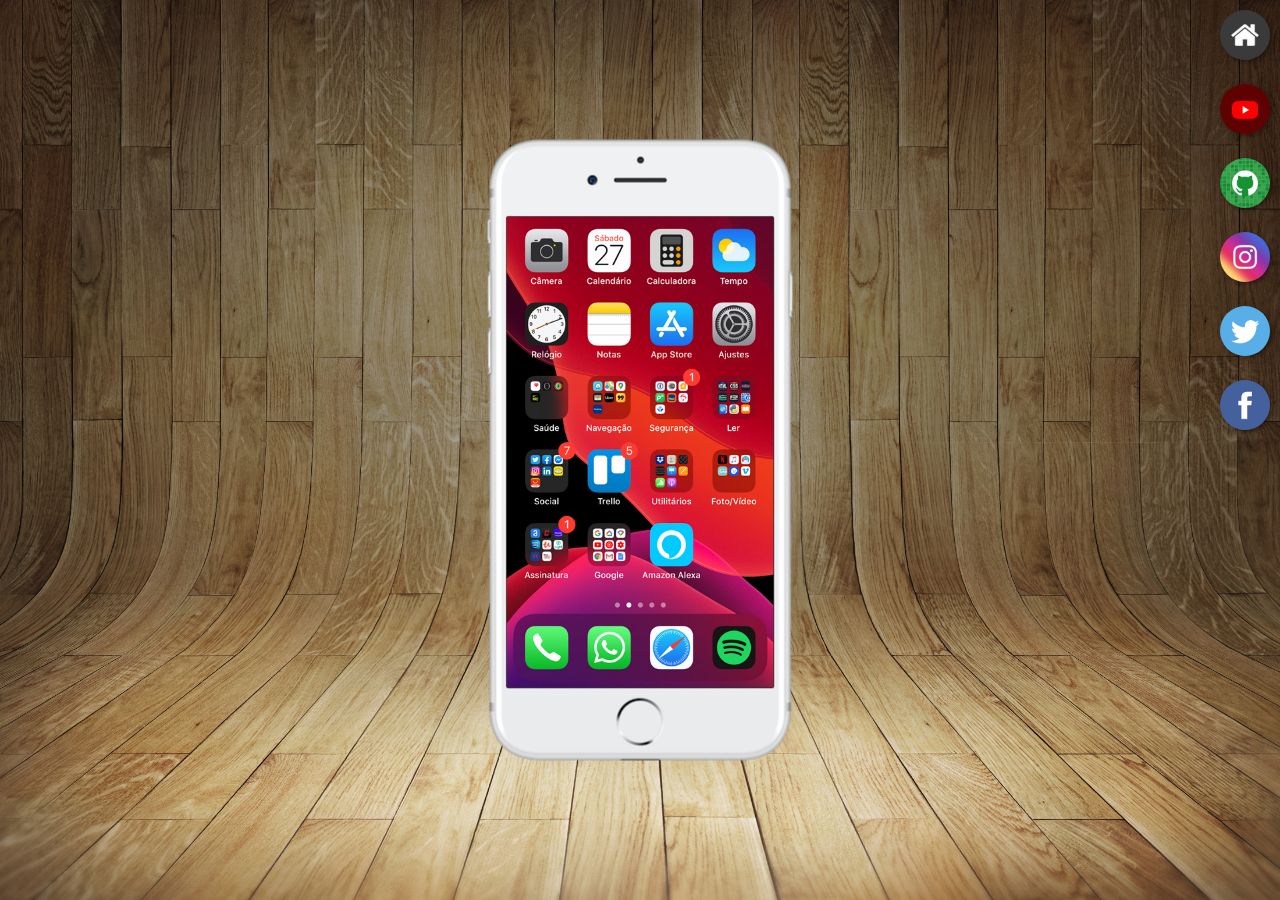
<file: index.html>
<!DOCTYPE html>
<html lang="pt-br">
<head>
    <meta charset="UTF-8">
    <meta name="viewport" content="width=device-width, initial-scale=1.0">
    <link rel="stylesheet" href="estilo/style.css">
    <title>Projeto Redes Sociais</title>
</head>
<body>
    <main>
        <section id="telefone">
            <iframe src="home.html" name="tela" id="tela" frameborder="0"></iframe>
        </section>
        <section id="redes-sociais">
            <a href="home.html" target="tela"><img src="imagens/logo-home.jpg" alt="home"></a> <br>

            <a href="youtube.html" target="tela"><img src="imagens/logo-youtube.jpg" alt="home"></a> <br>

            <a href="github.html" target="tela"><img src="imagens/logo-github.jpg" alt=""></a> <br>

            <a href="instagram.html" target="tela"><img src="imagens/logo-instagram.jpg" alt=""></a> <br>

            <a href="twitter.html" target="tela"><img src="imagens/logo-twitter.jpg" alt=""></a> <br>

            <a href="facebook.html" target="tela"><img src="imagens/logo-facebook.jpg" alt=""></a> <br>
        </section>
    </main>
</body>
</html>
</file>
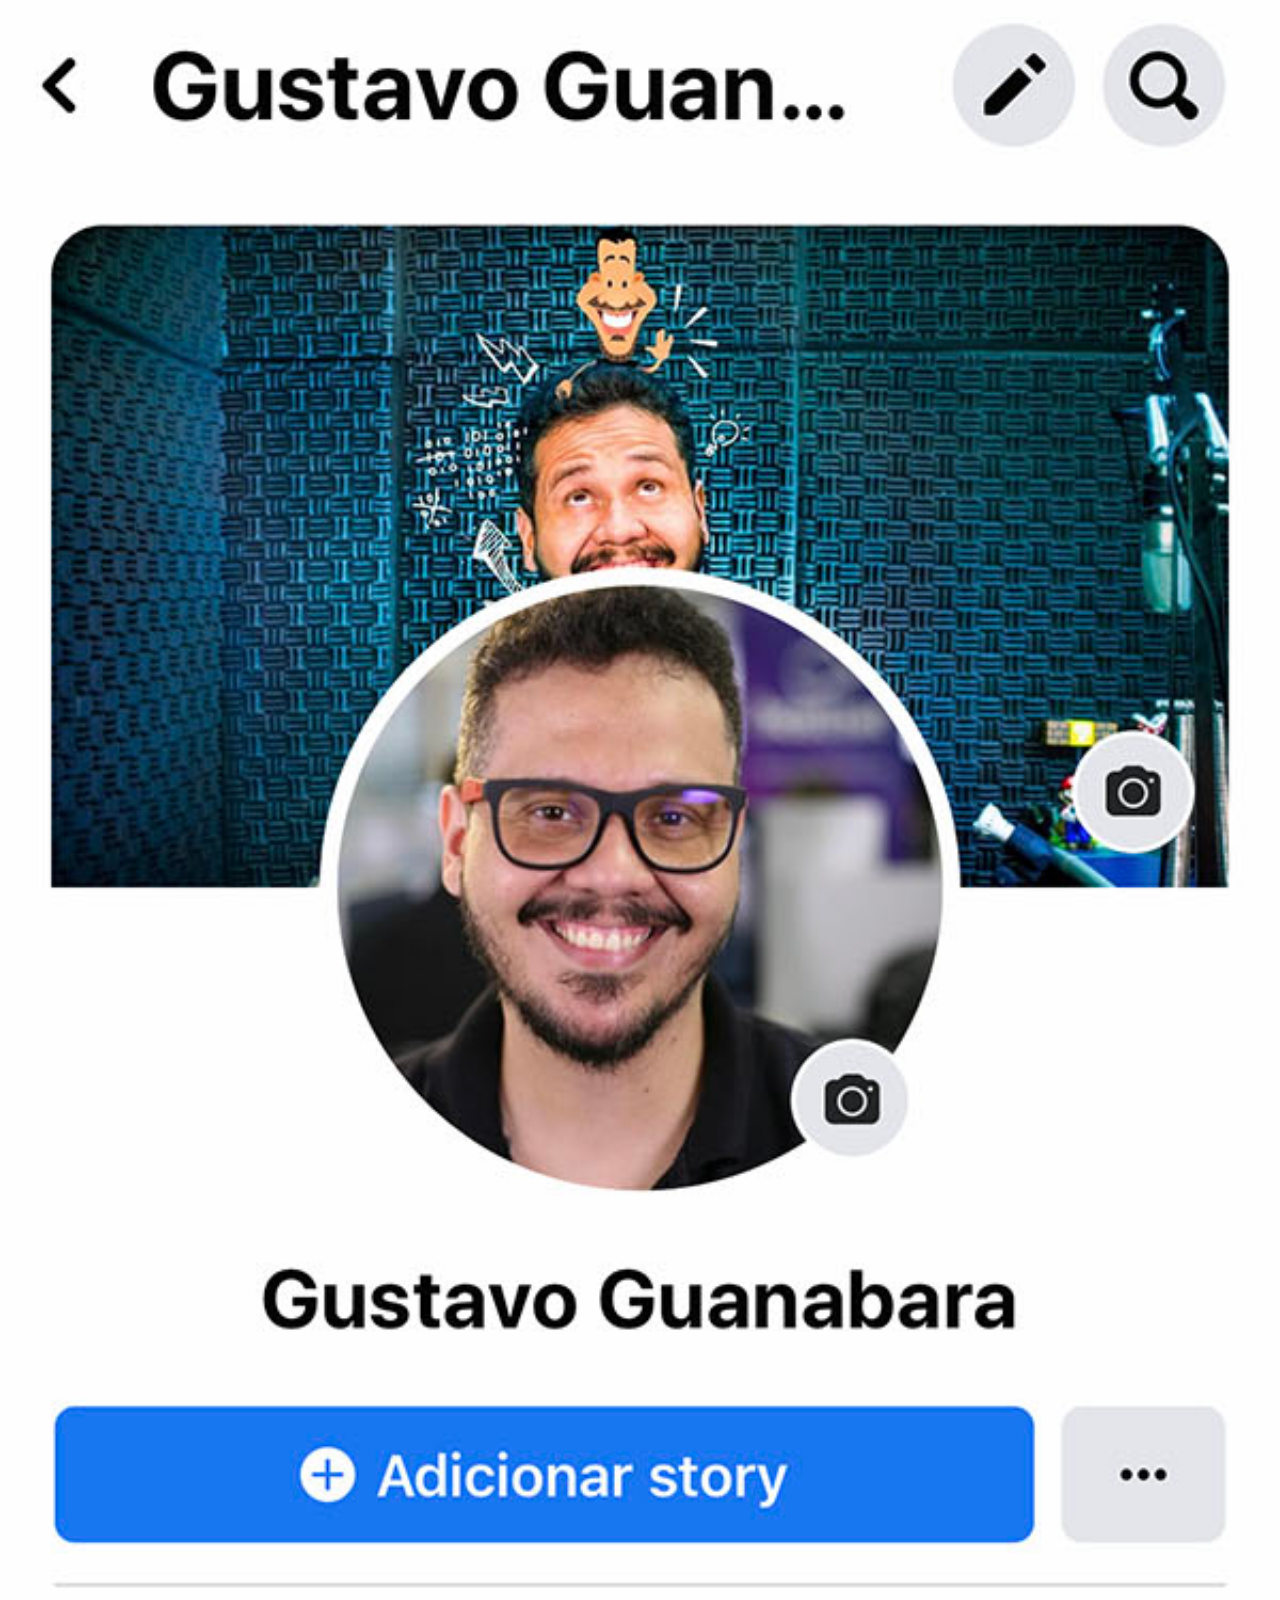
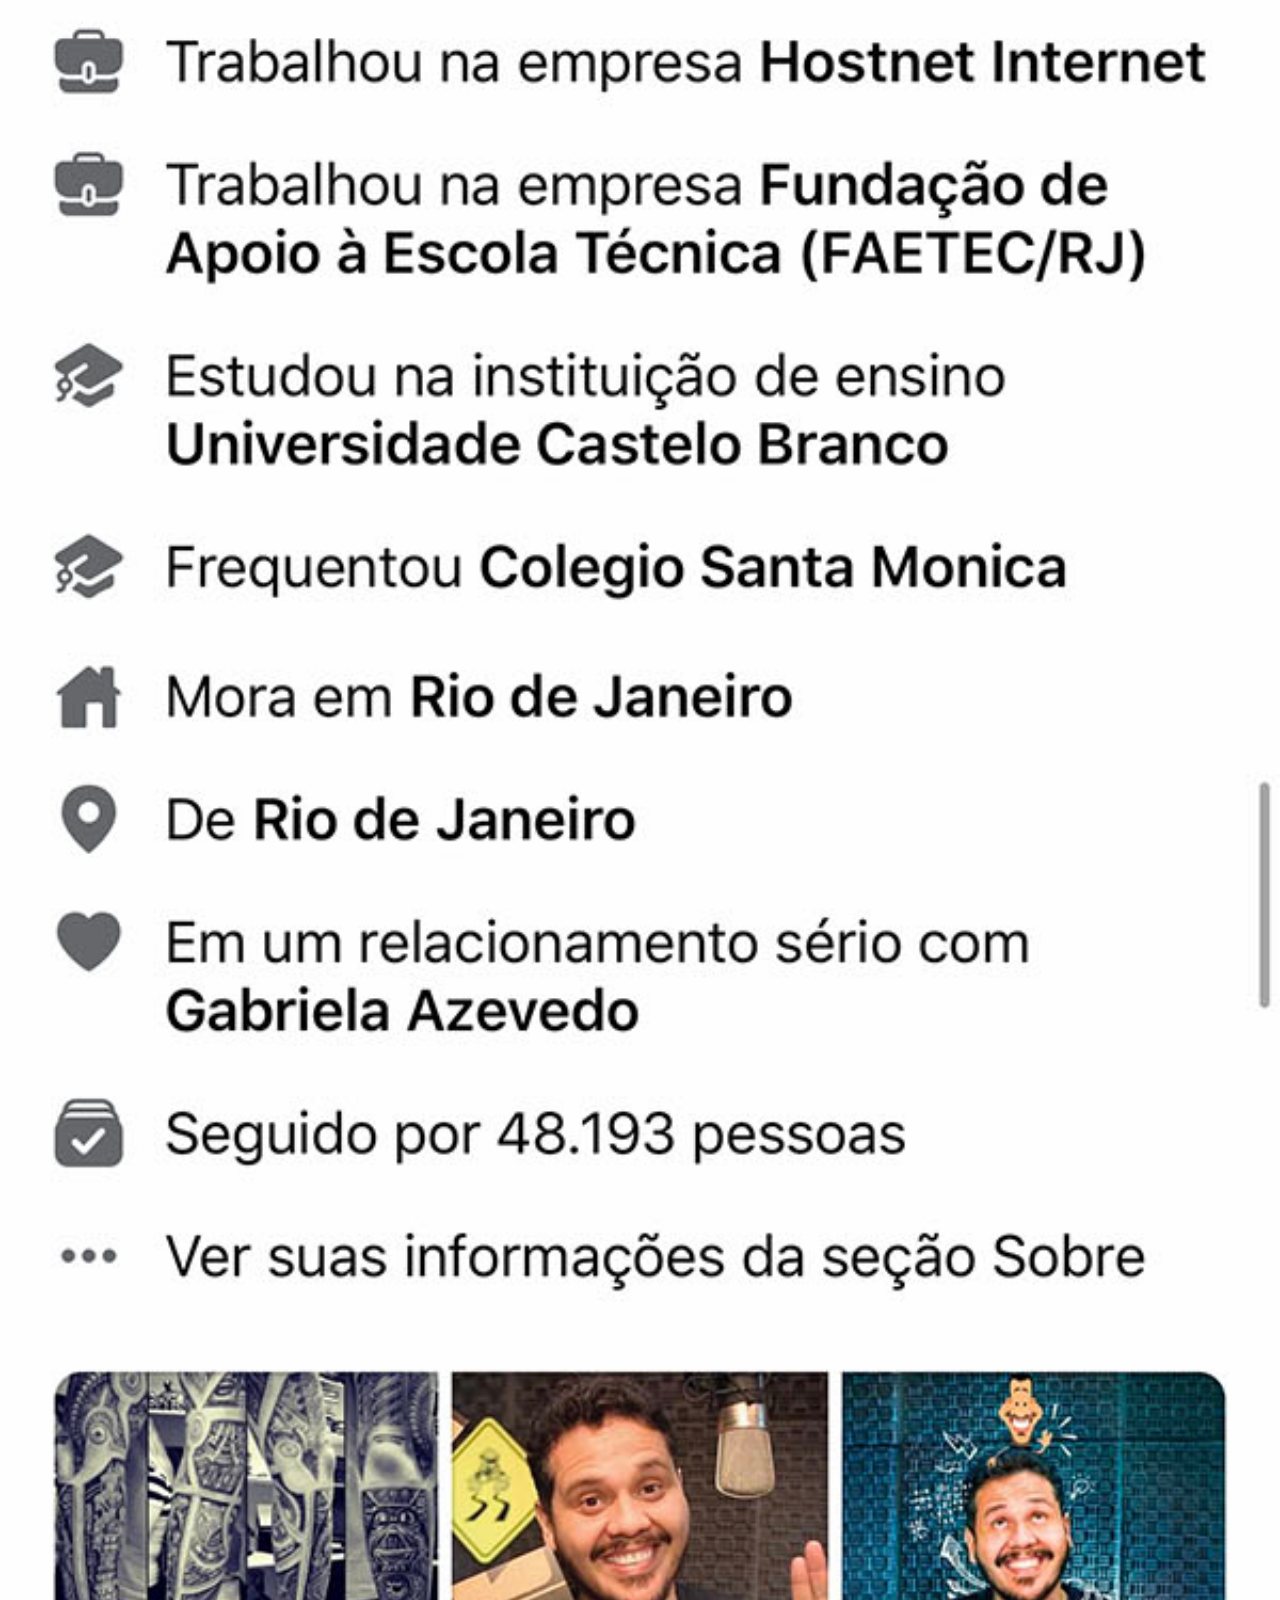
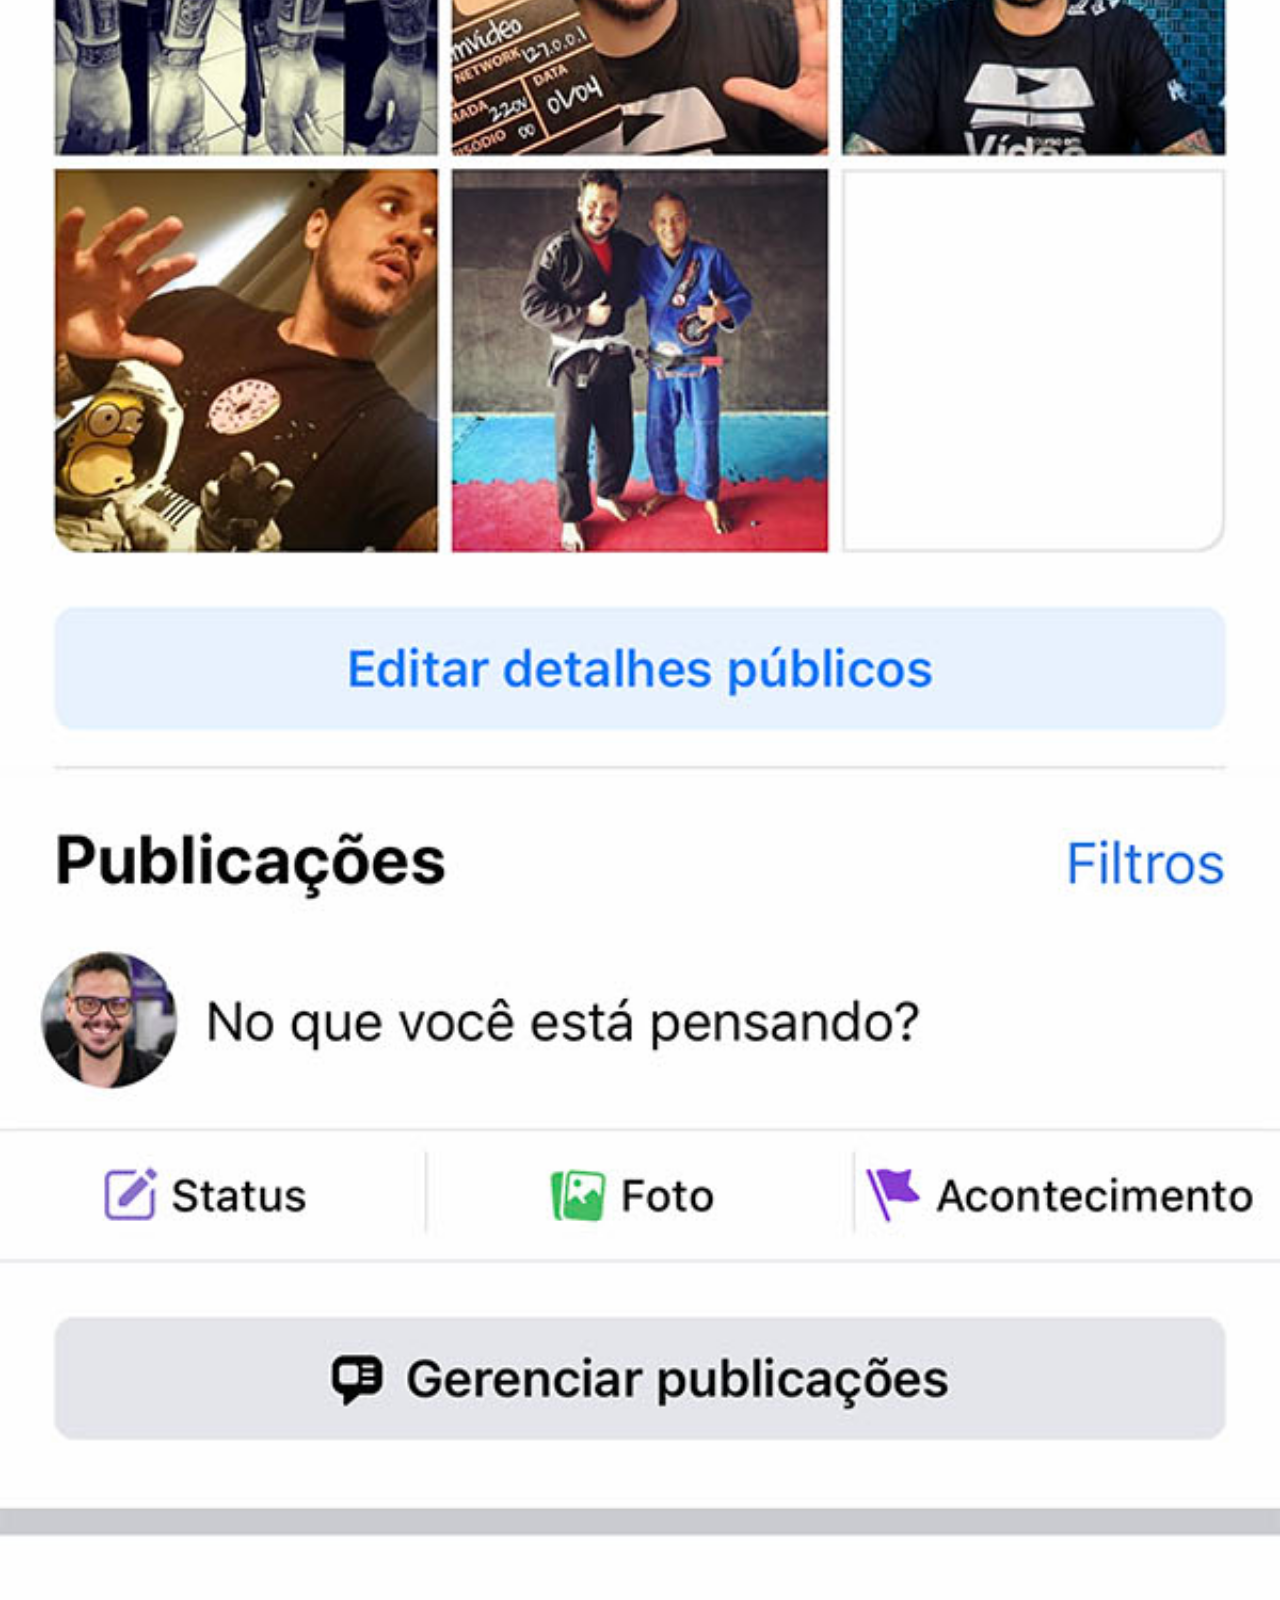
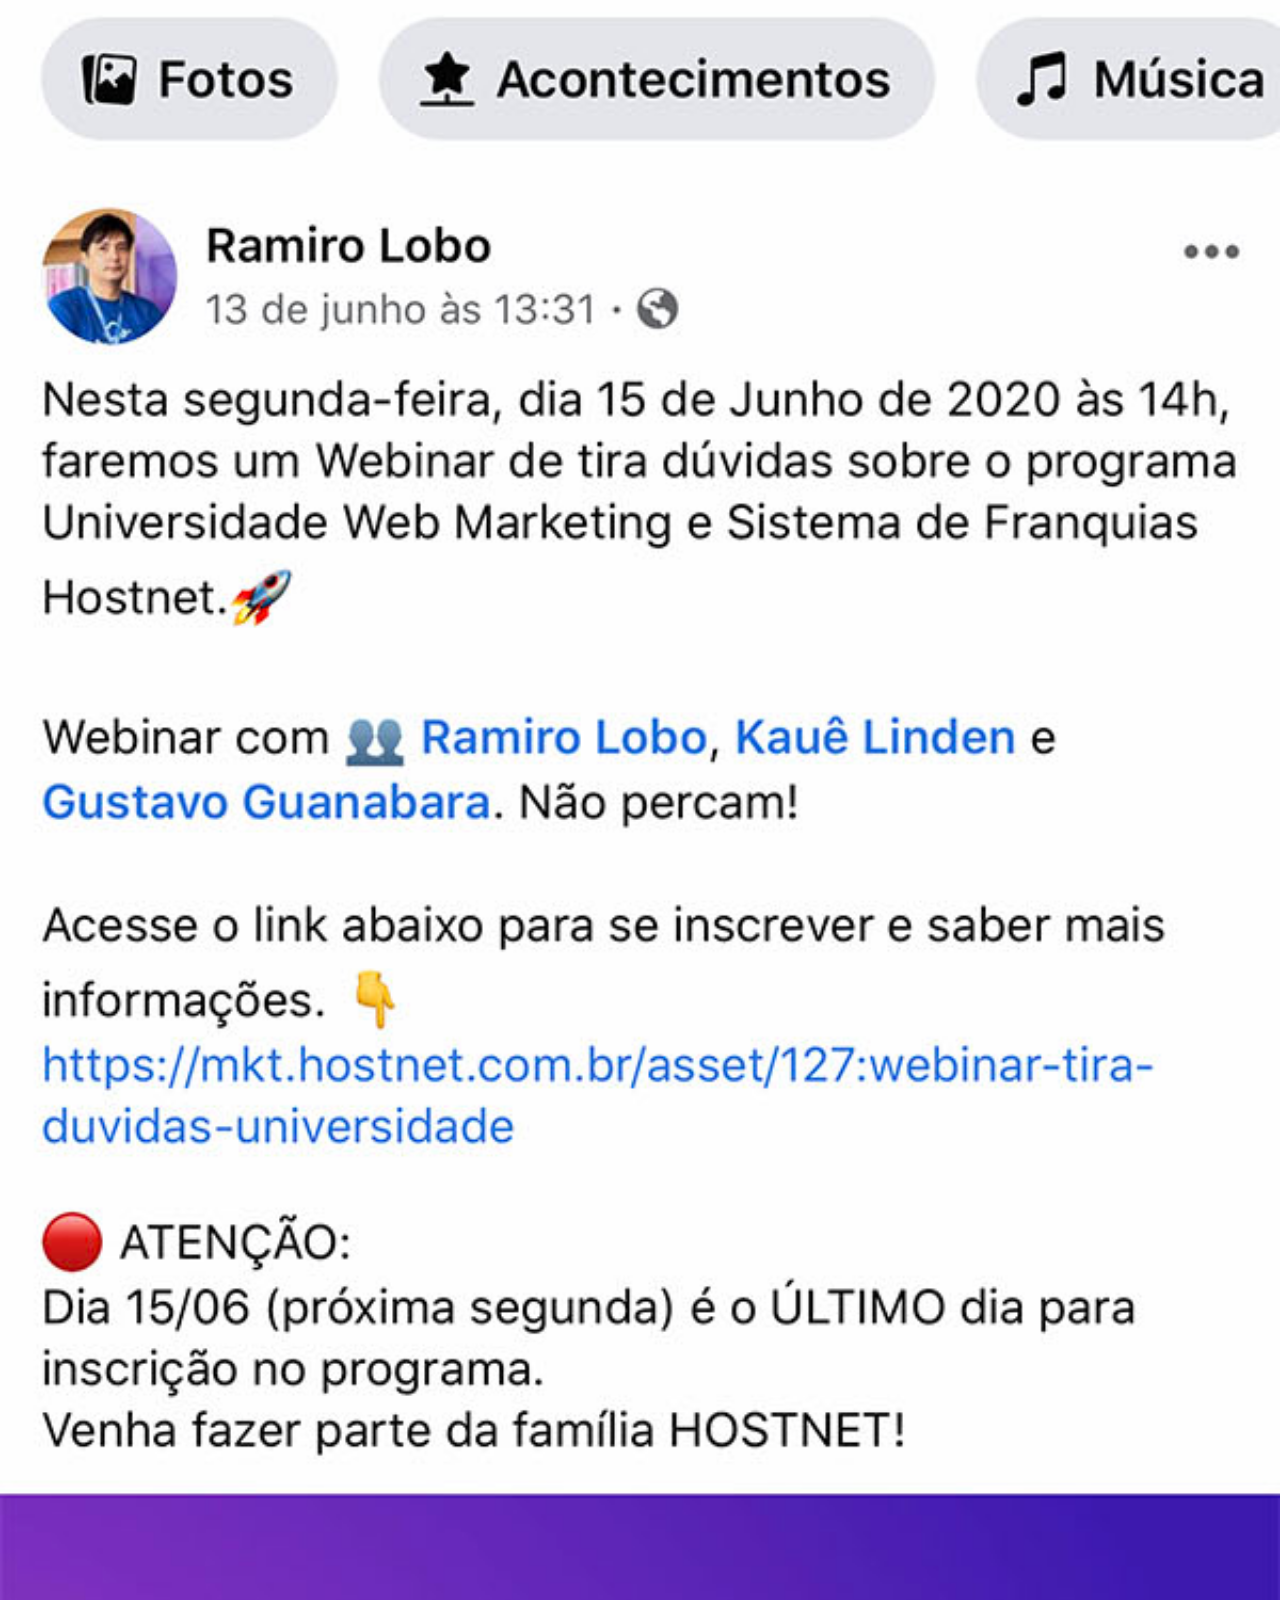
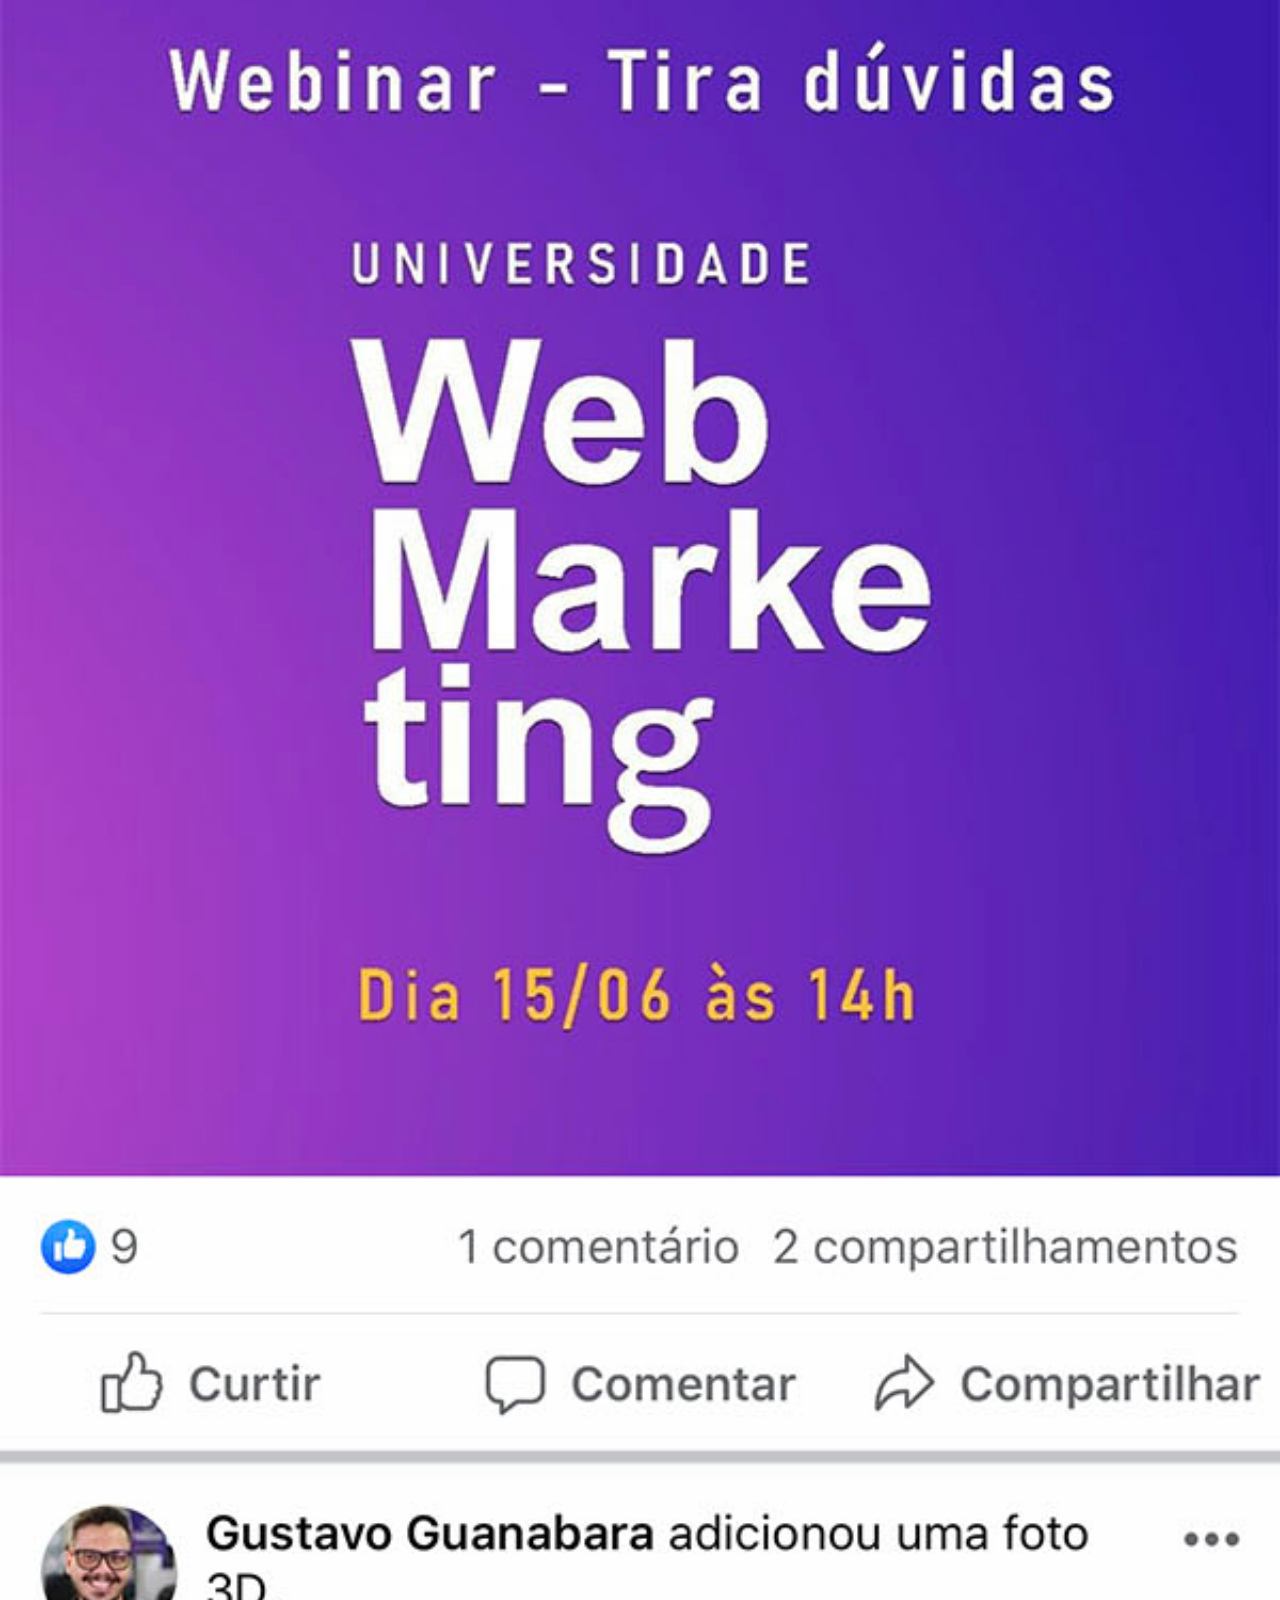
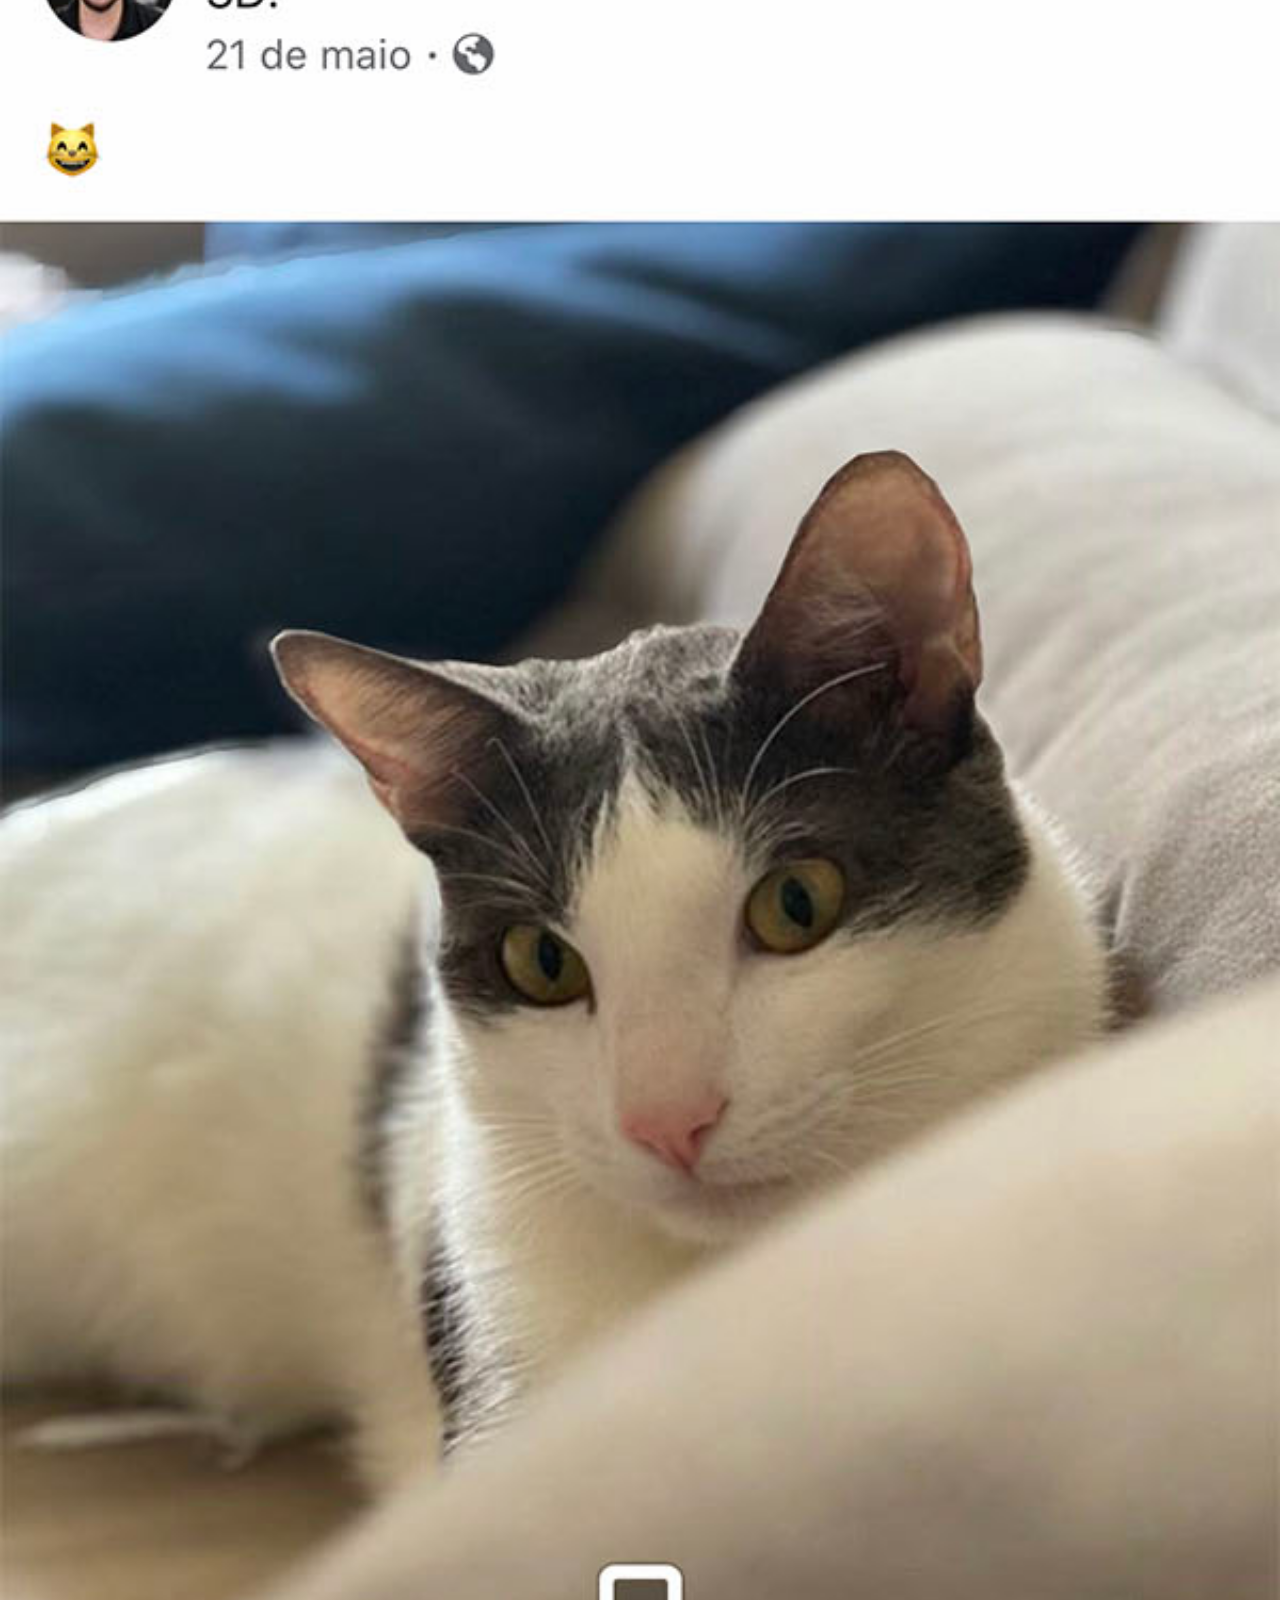
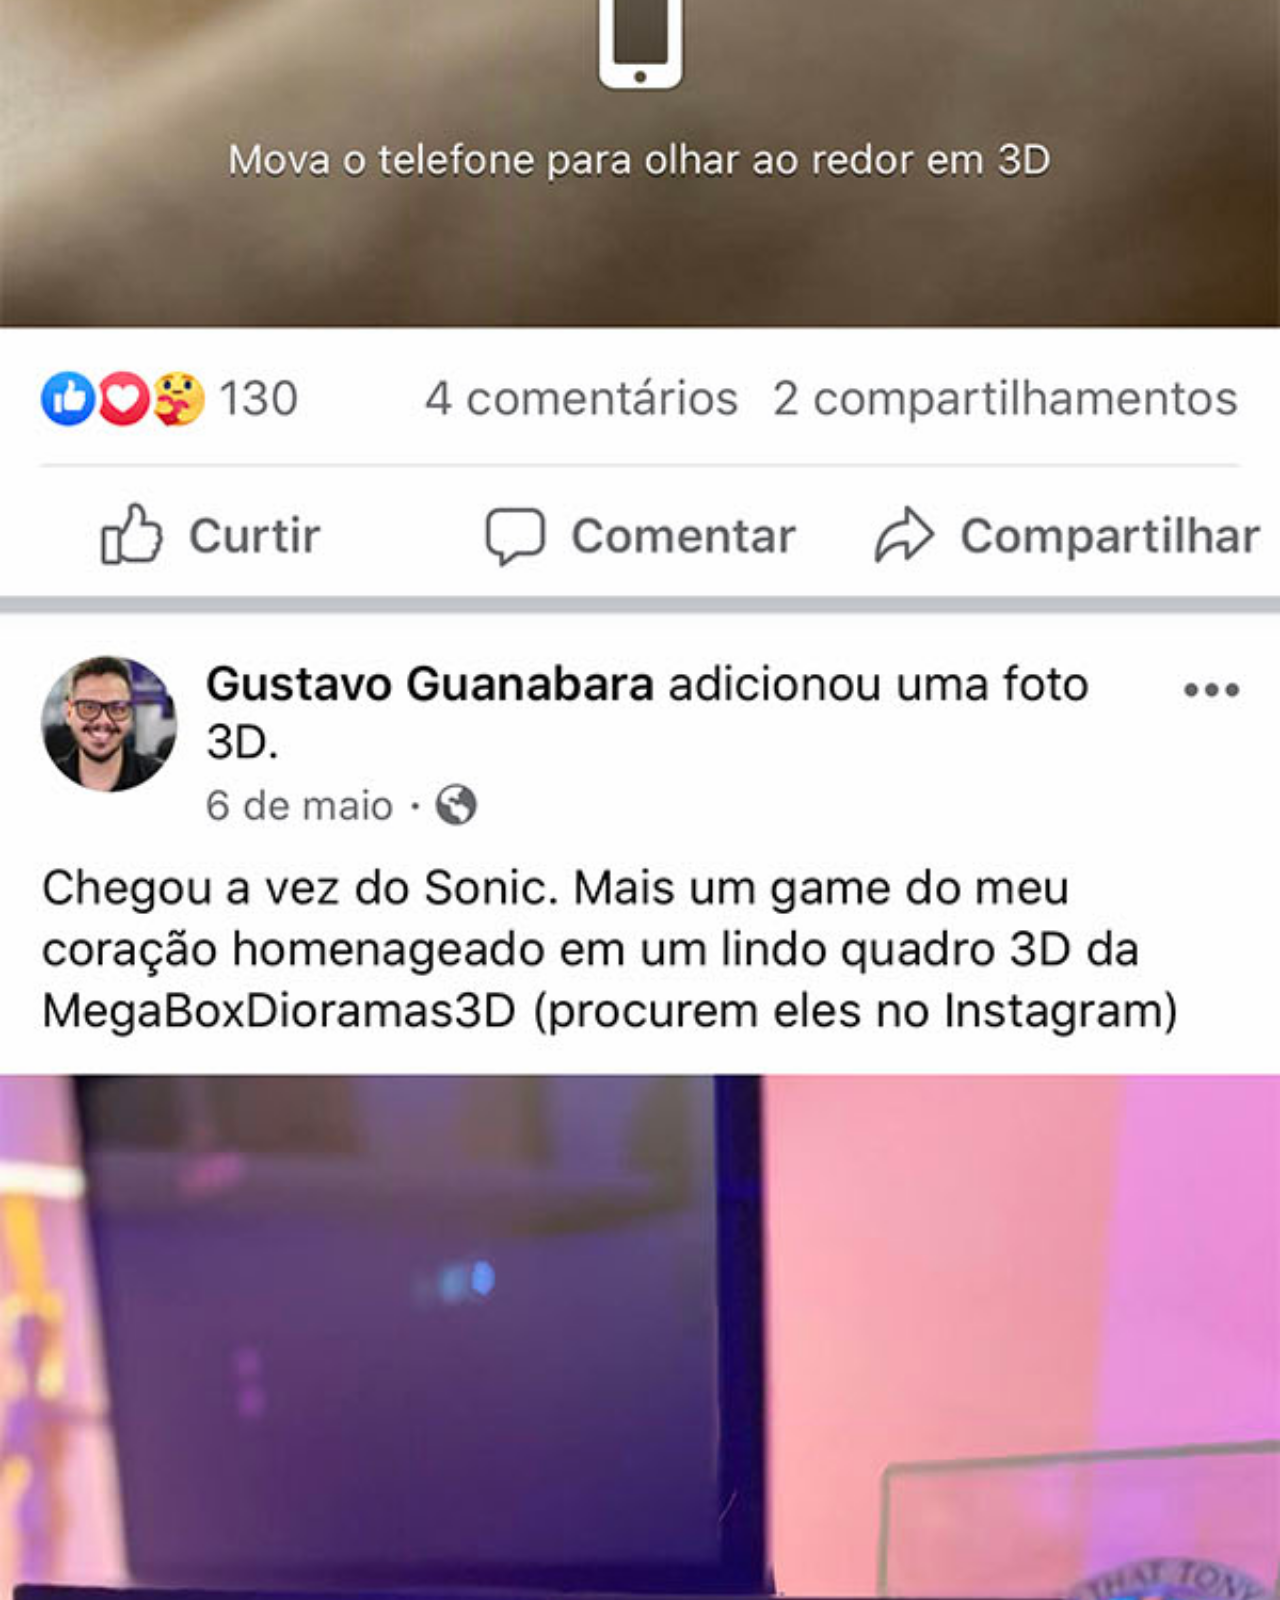
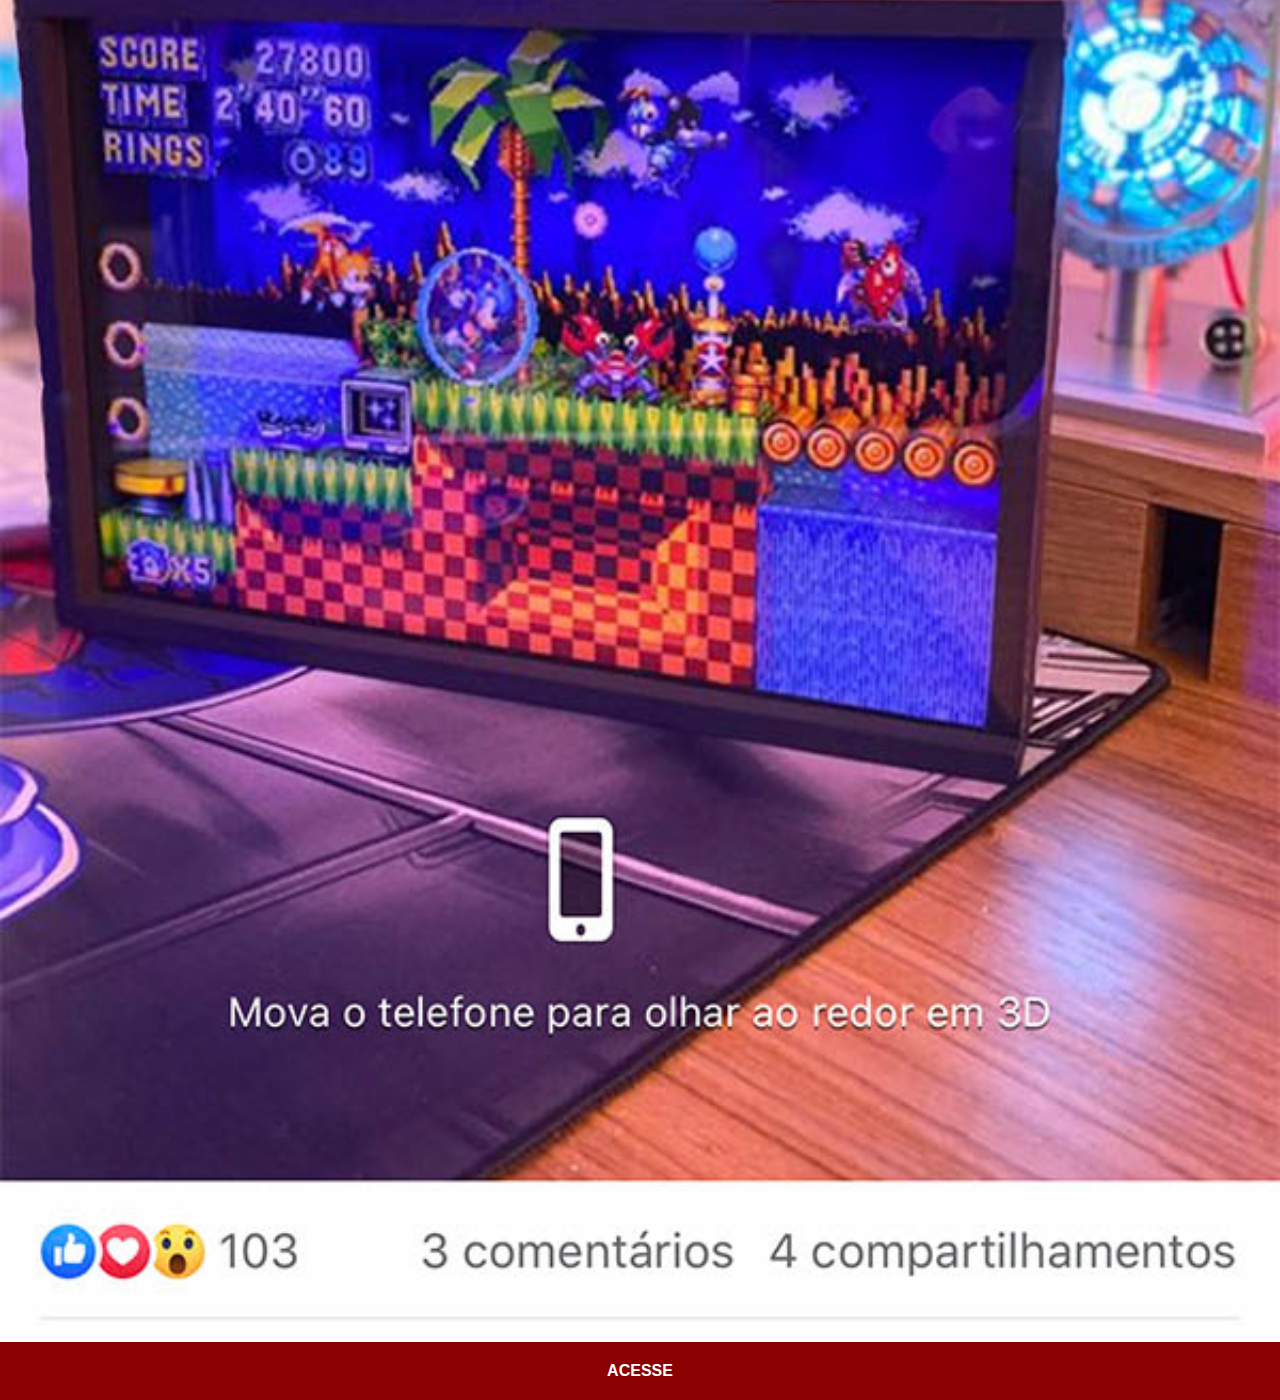
<file: facebook.html>
<!DOCTYPE html>
<html lang="pt-br">
<head>
    <meta charset="UTF-8">
    <meta name="viewport" content="width=device-width, initial-scale=1.0">
    <title>Facebook</title>
    <link rel="stylesheet" href="estilo/social.css">
</head>
<body>
    <img src="imagens/tela-facebook.jpg" alt="Facebook">
    <a href="https://www.facebook.com/gustavoguanabara/?locale=pt_BR" target="_blank">ACESSE</a>
    
</body>
</html>
</file>
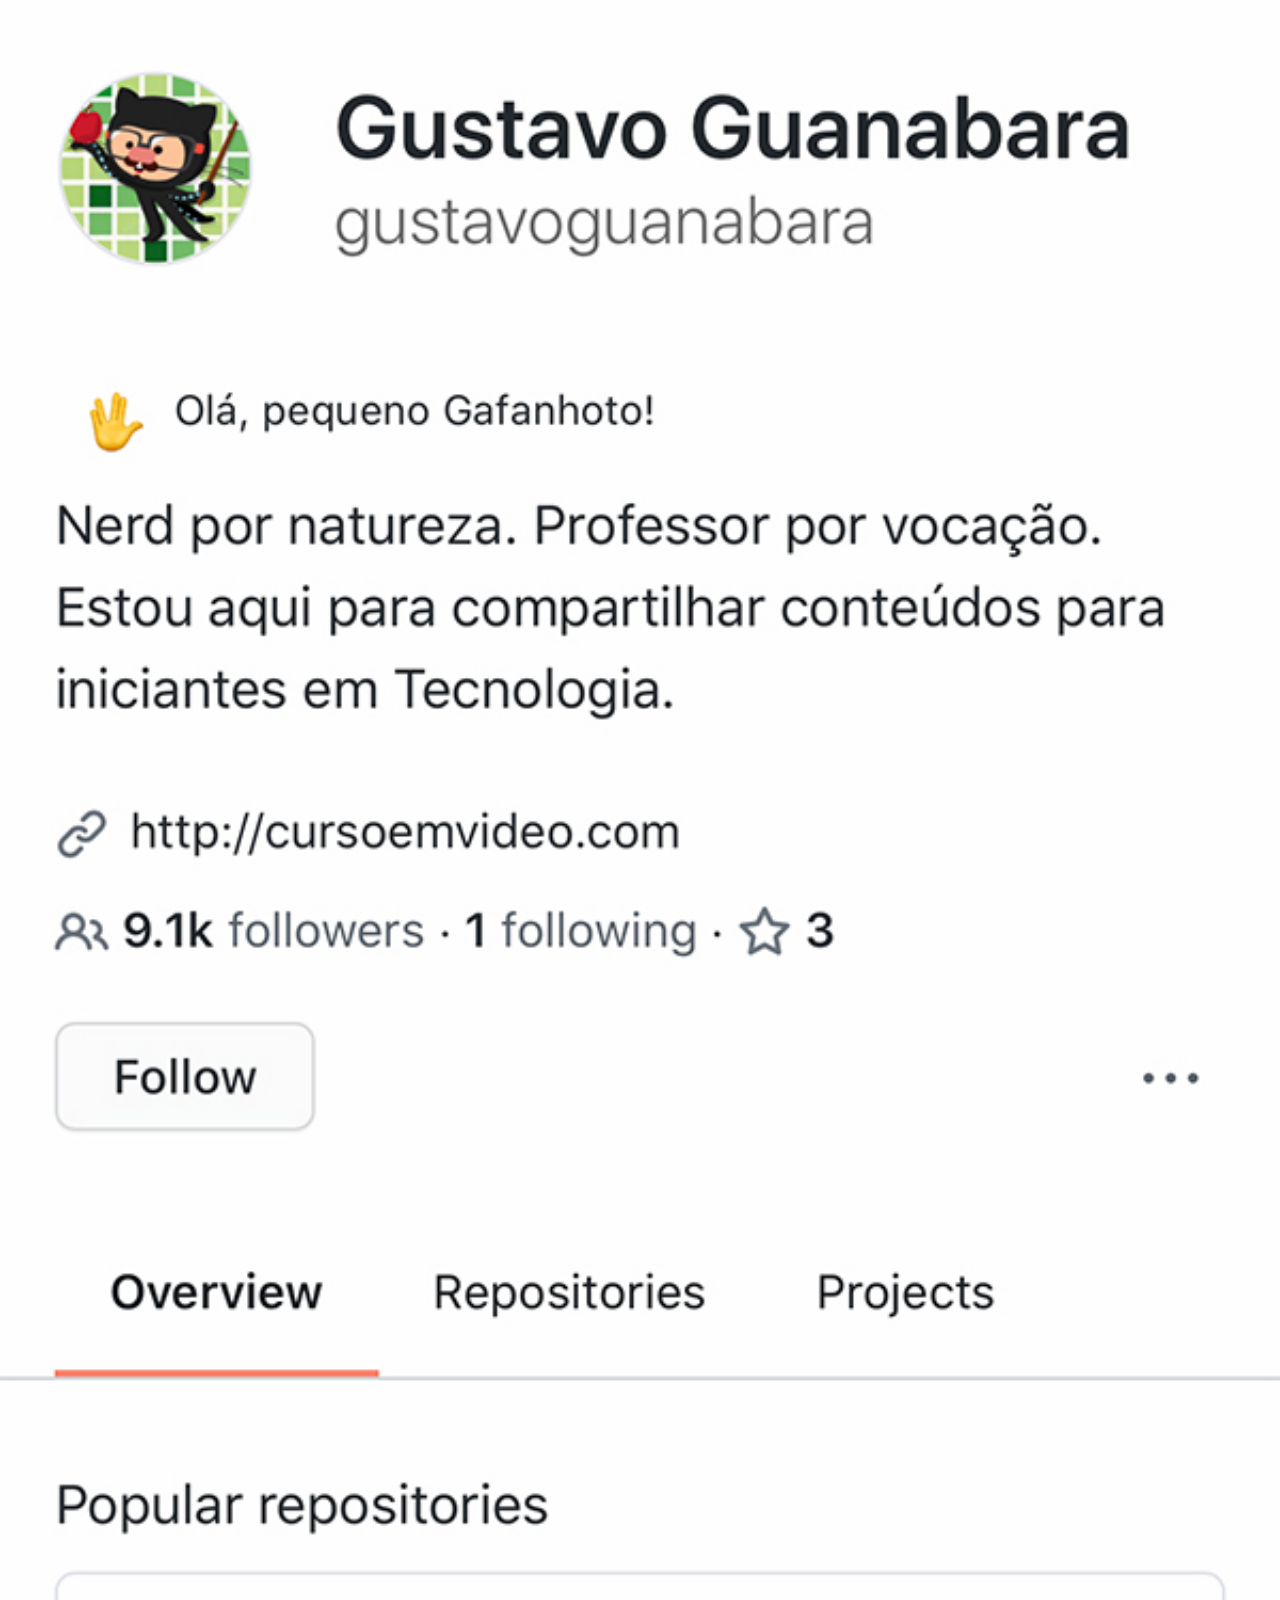
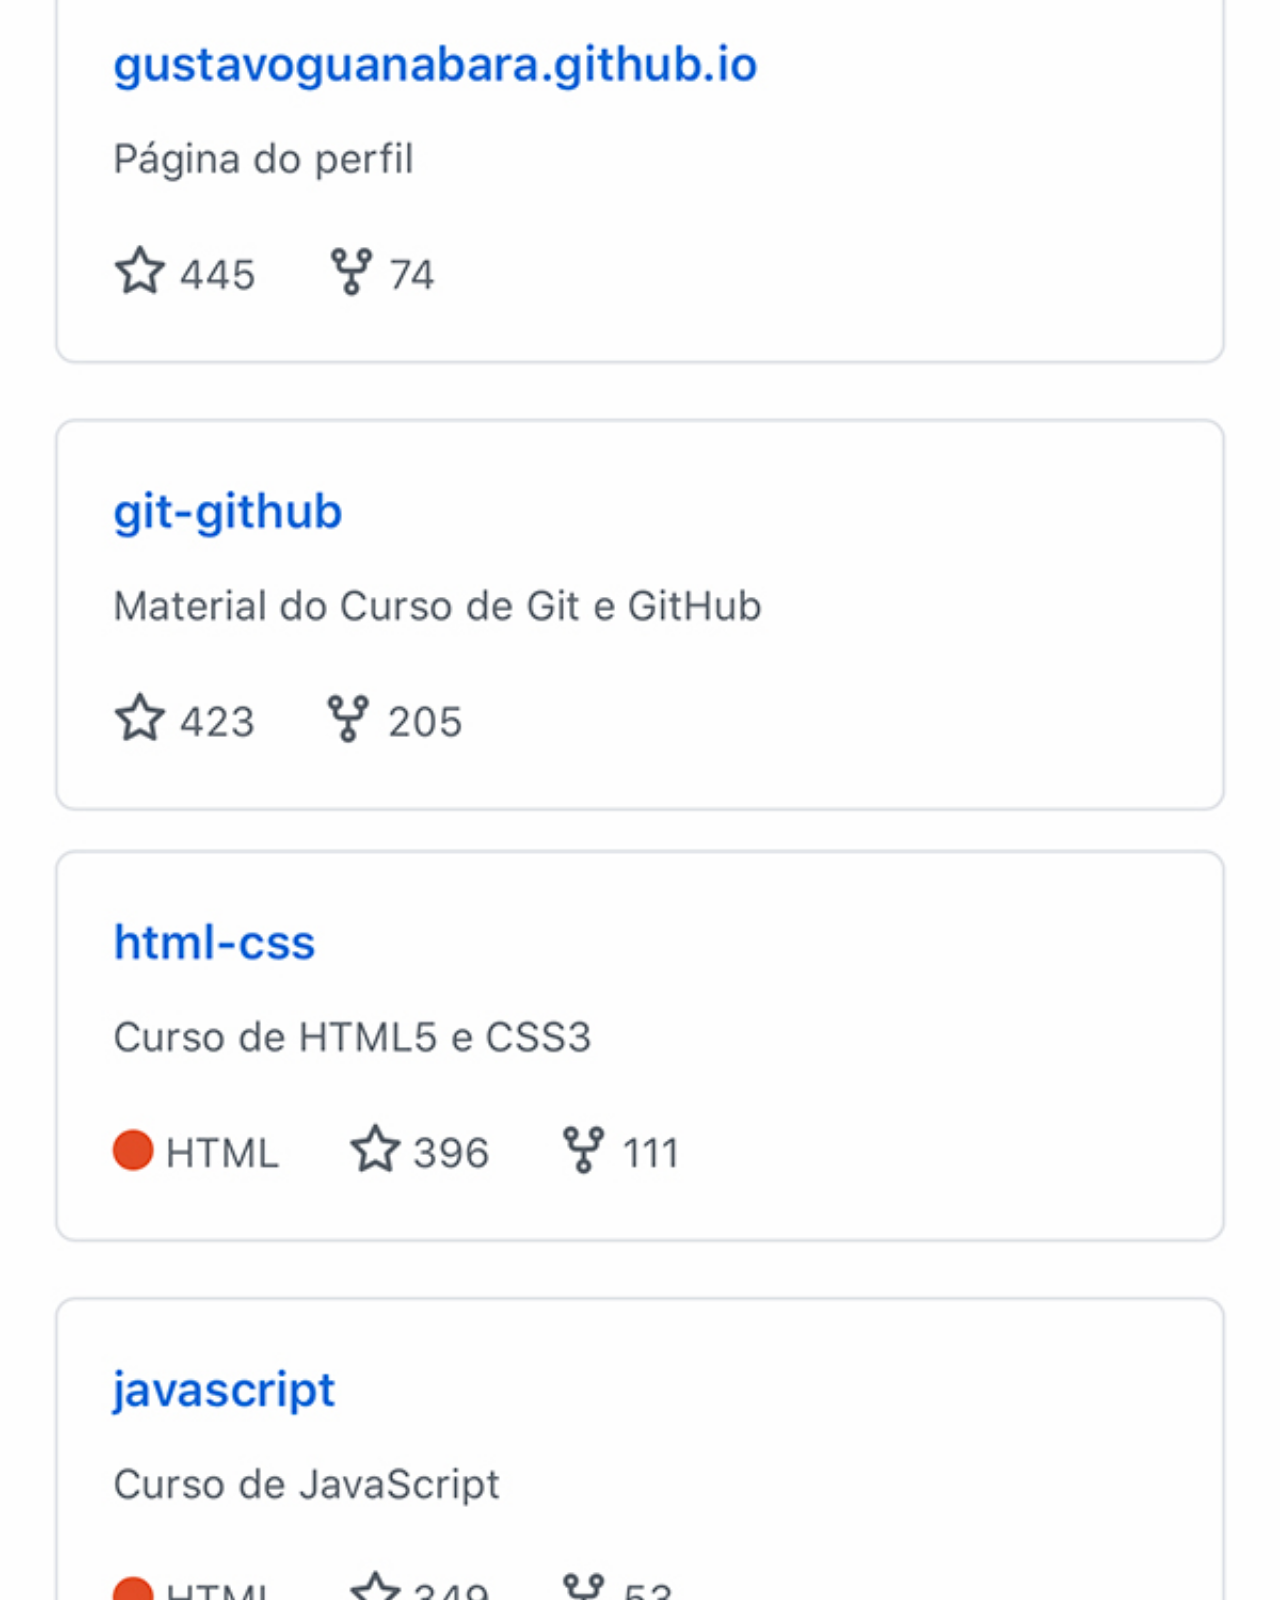
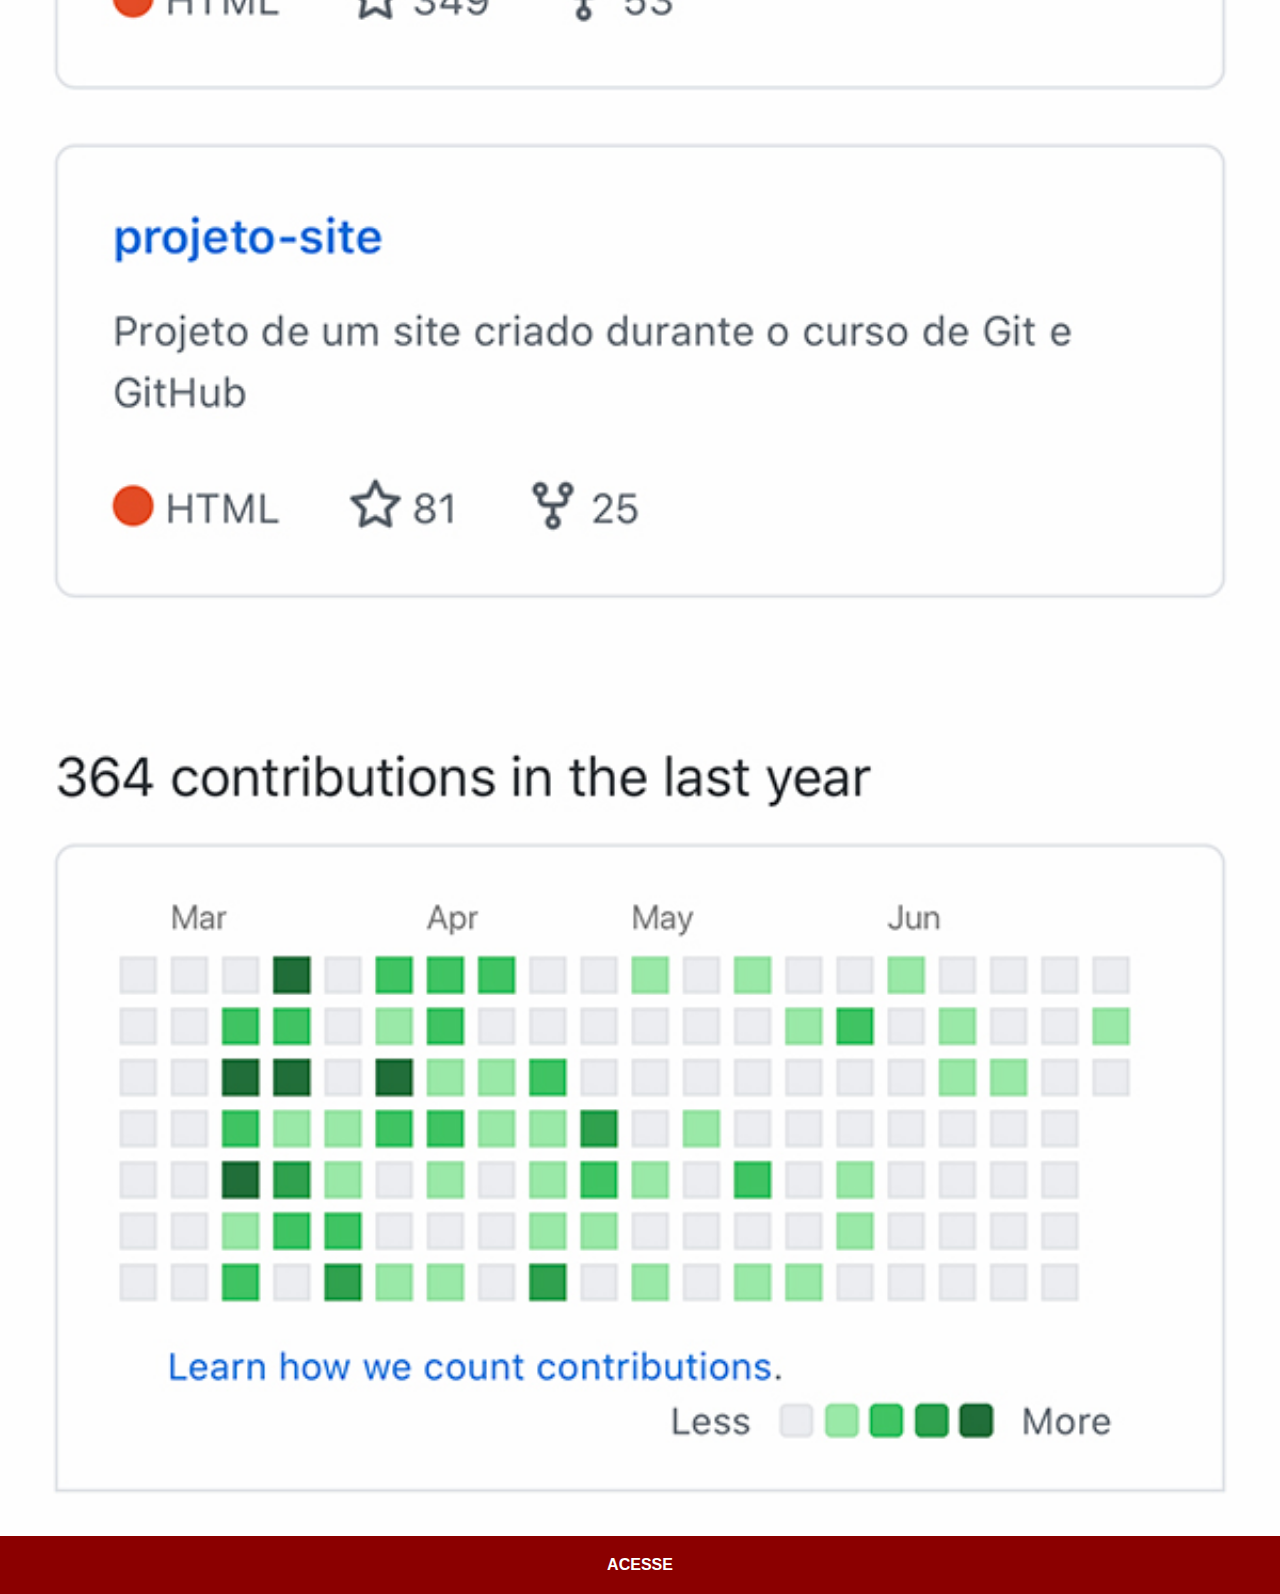
<file: github.html>
<!DOCTYPE html>
<html lang="pt-br">
<head>
    <meta charset="UTF-8">
    <meta name="viewport" content="width=device-width, initial-scale=1.0">
    <title>GitHub</title>
    <link rel="stylesheet" href="estilo/social.css">
</head>
<body>
    <img src="imagens/tela-github.jpg" alt="GitHub">
    <a href="https://github.com/gustavoguanabara/ " target="_blank">ACESSE</a>
</body>
</html>
</file>
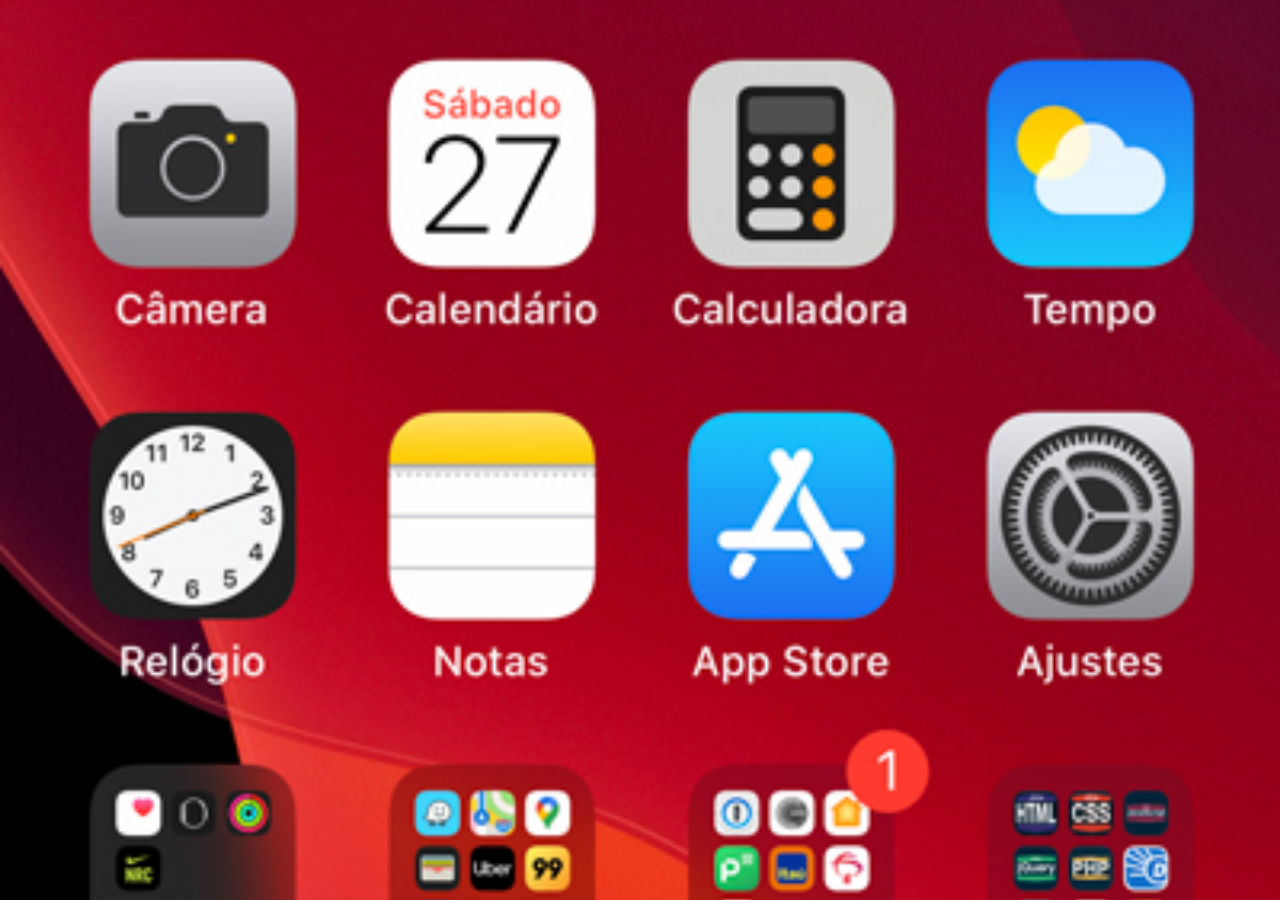
<file: home.html>
<!DOCTYPE html>
<html lang="pt-br">
<head>
    <meta charset="UTF-8">
    <meta name="viewport" content="width=device-width, initial-scale=1.0">
    <title>Home</title>
</head>
<style>
    * {
        margin: 0px;
        padding: 0px;

    }

    body {
        width: 100vw;
        height: 100vh;
        background: black url('imagens/tela-home.jpg') no-repeat top center;
        background-size: cover;
    }
</style>
<body>
    
</body>
</html>
</file>
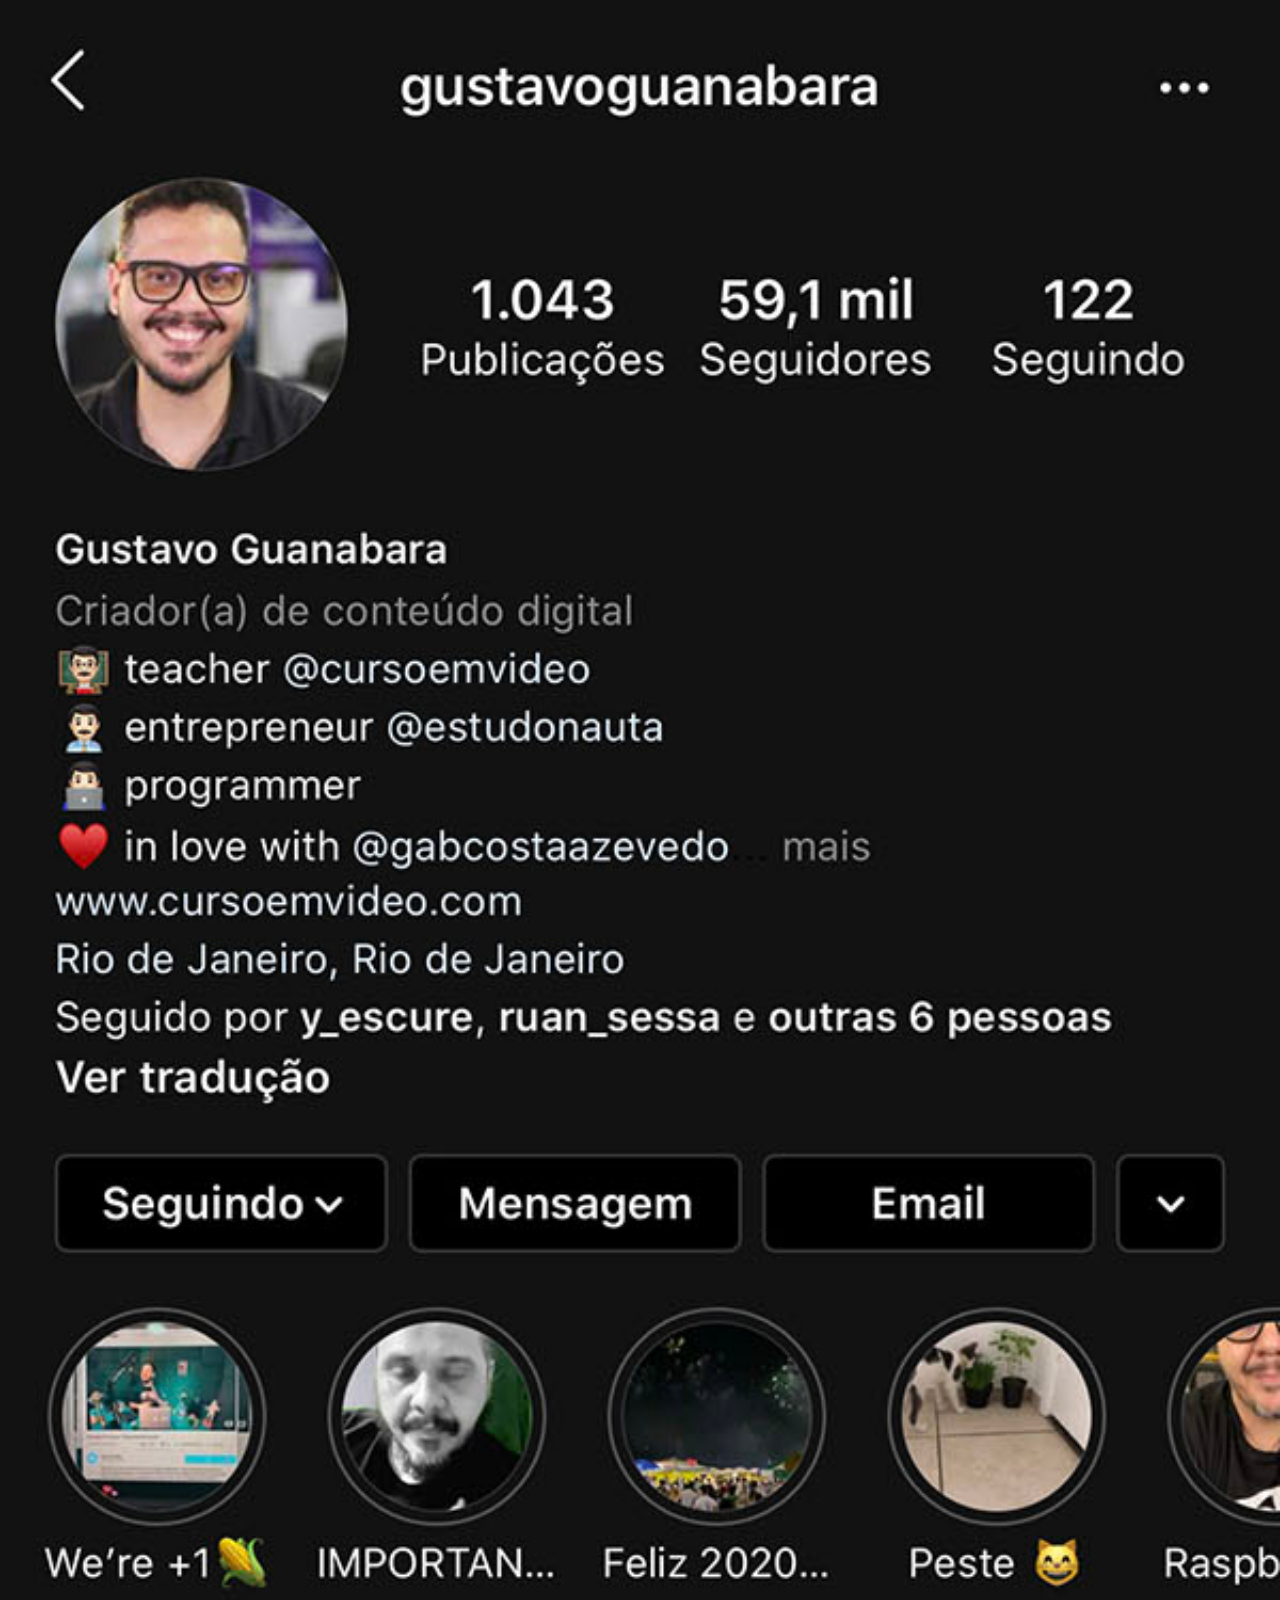
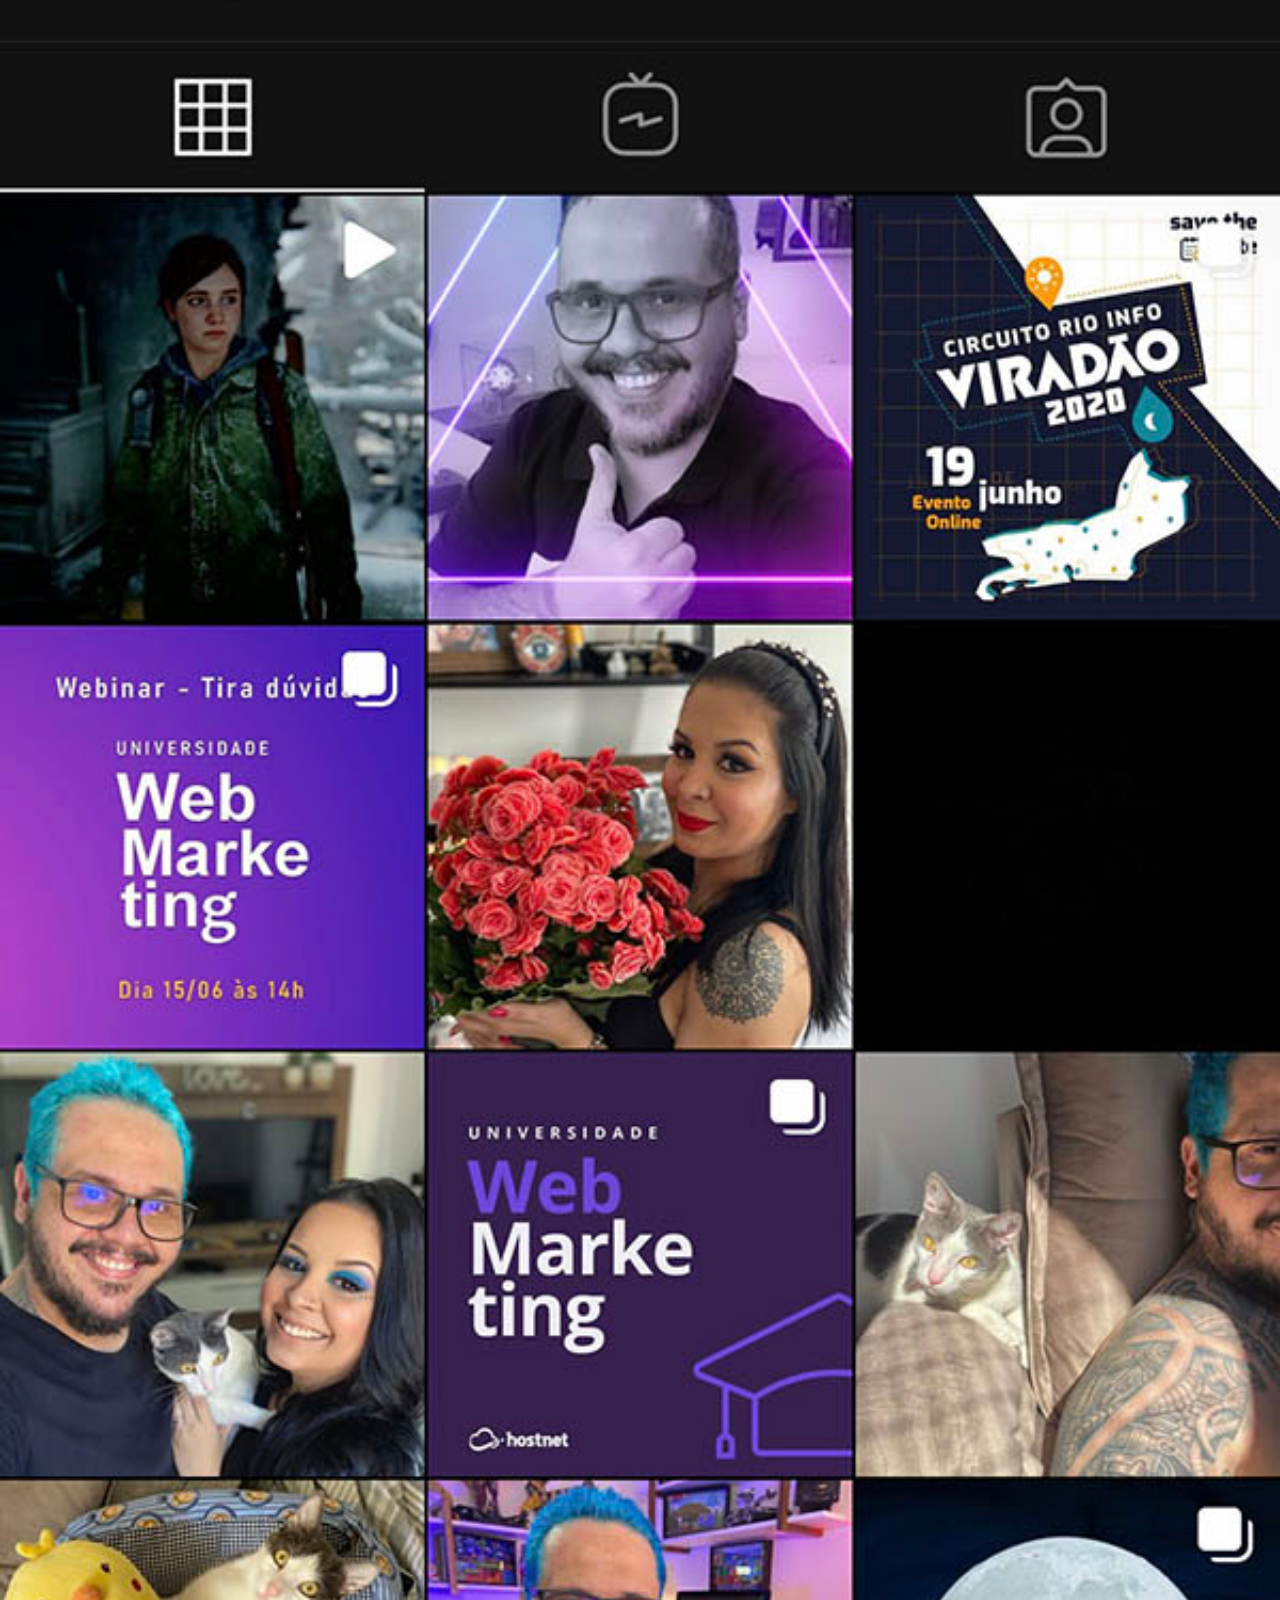
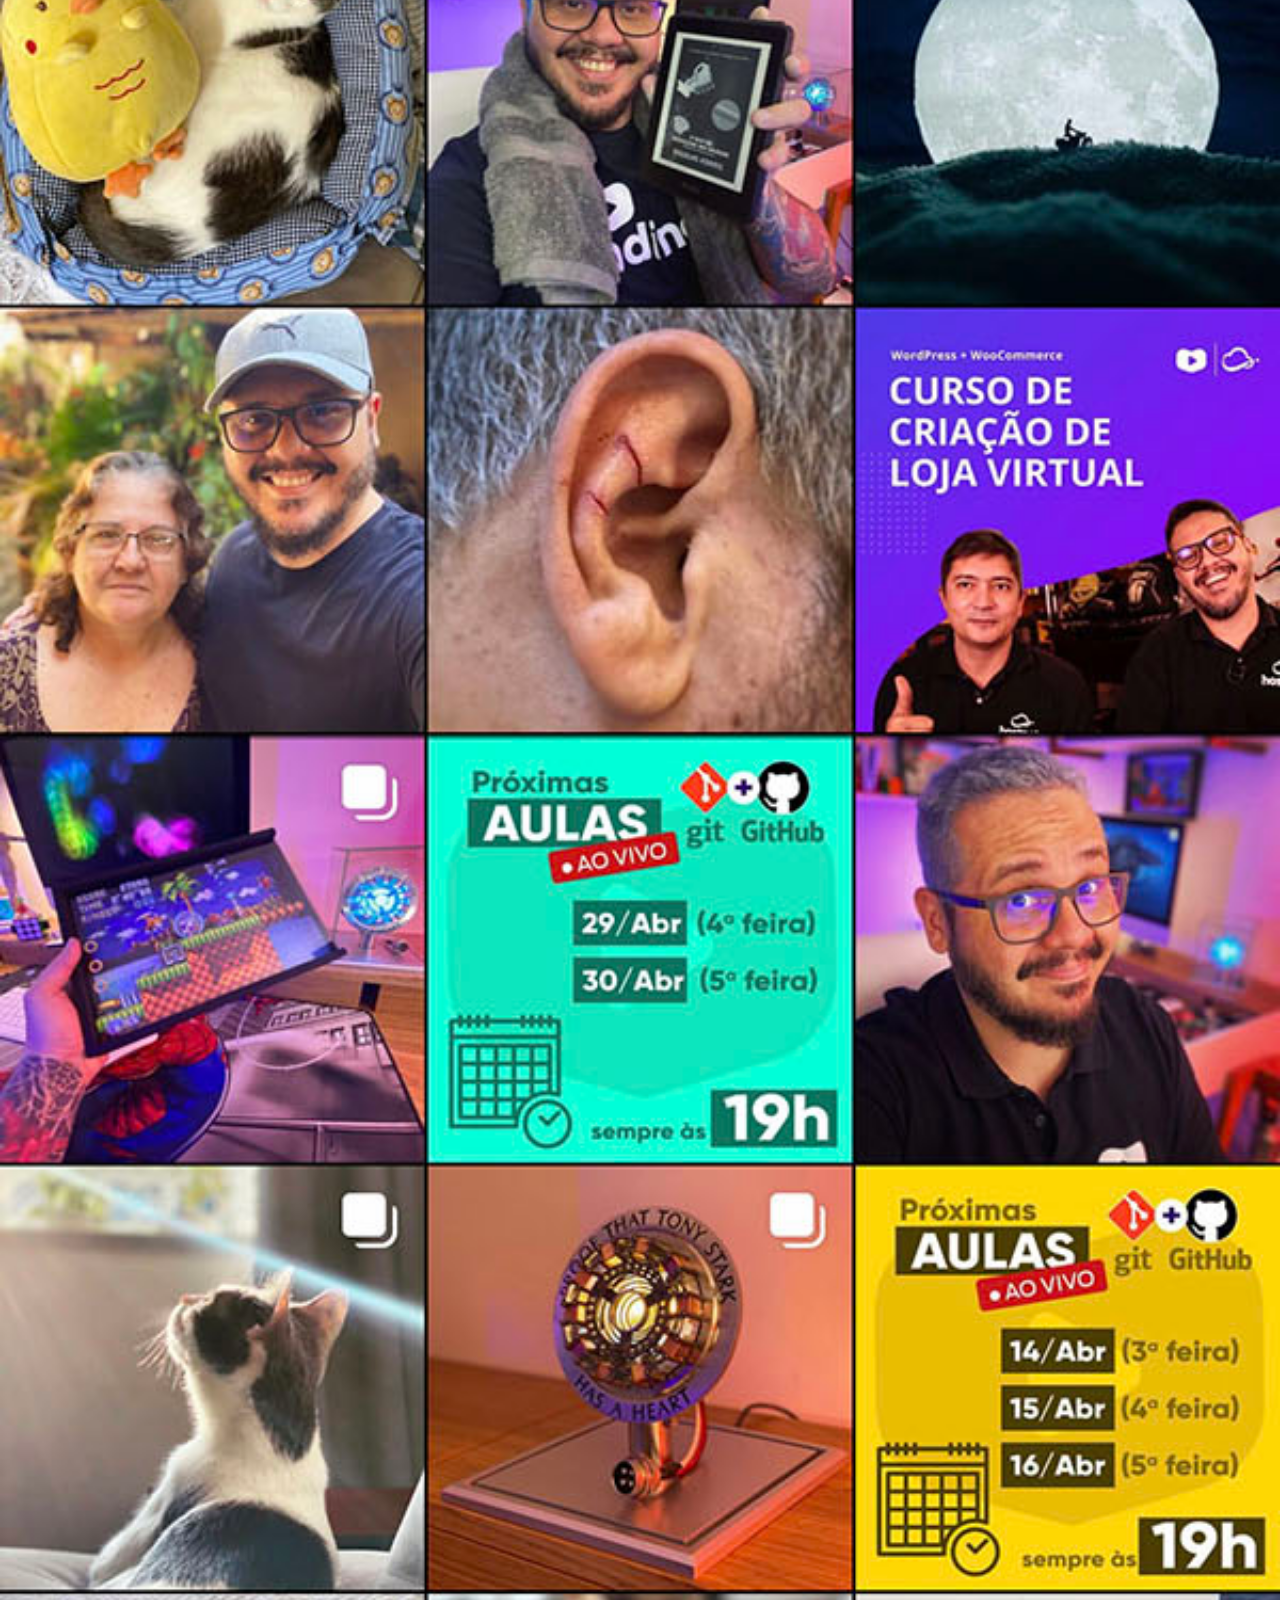
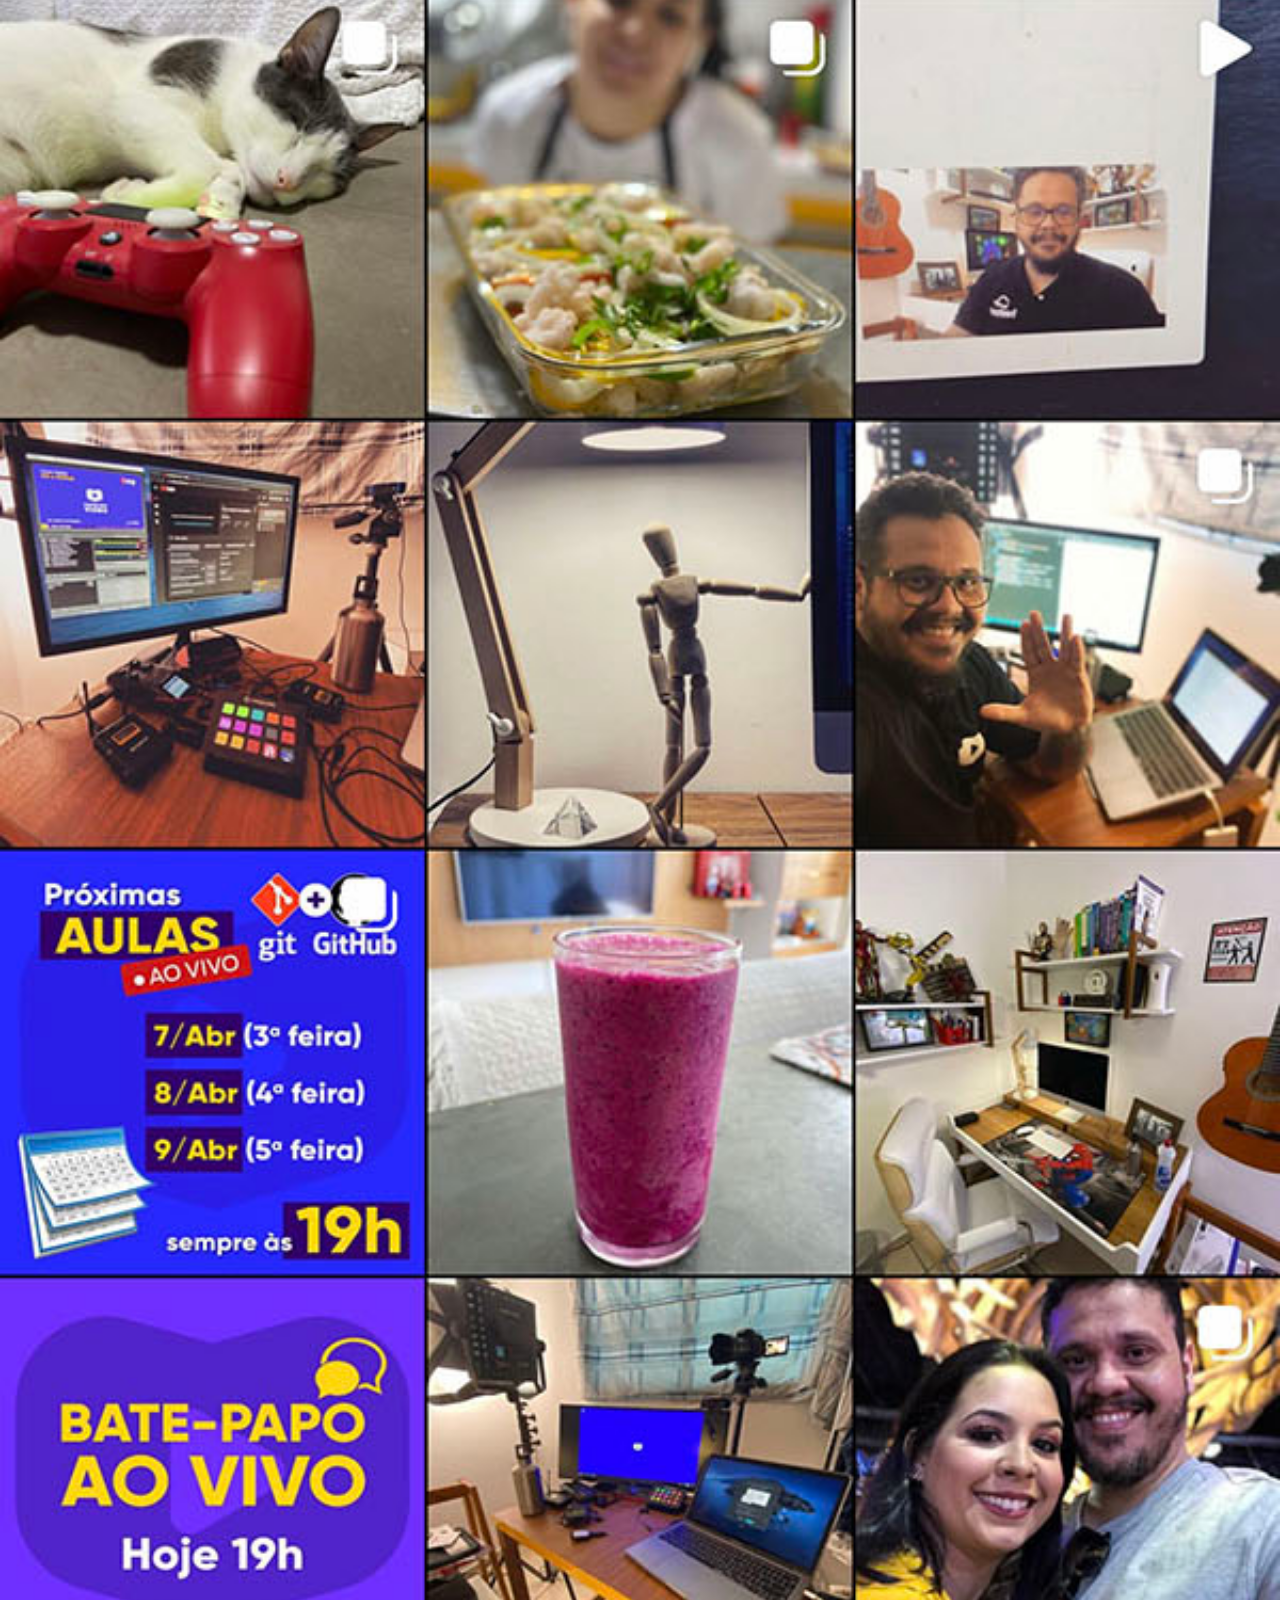
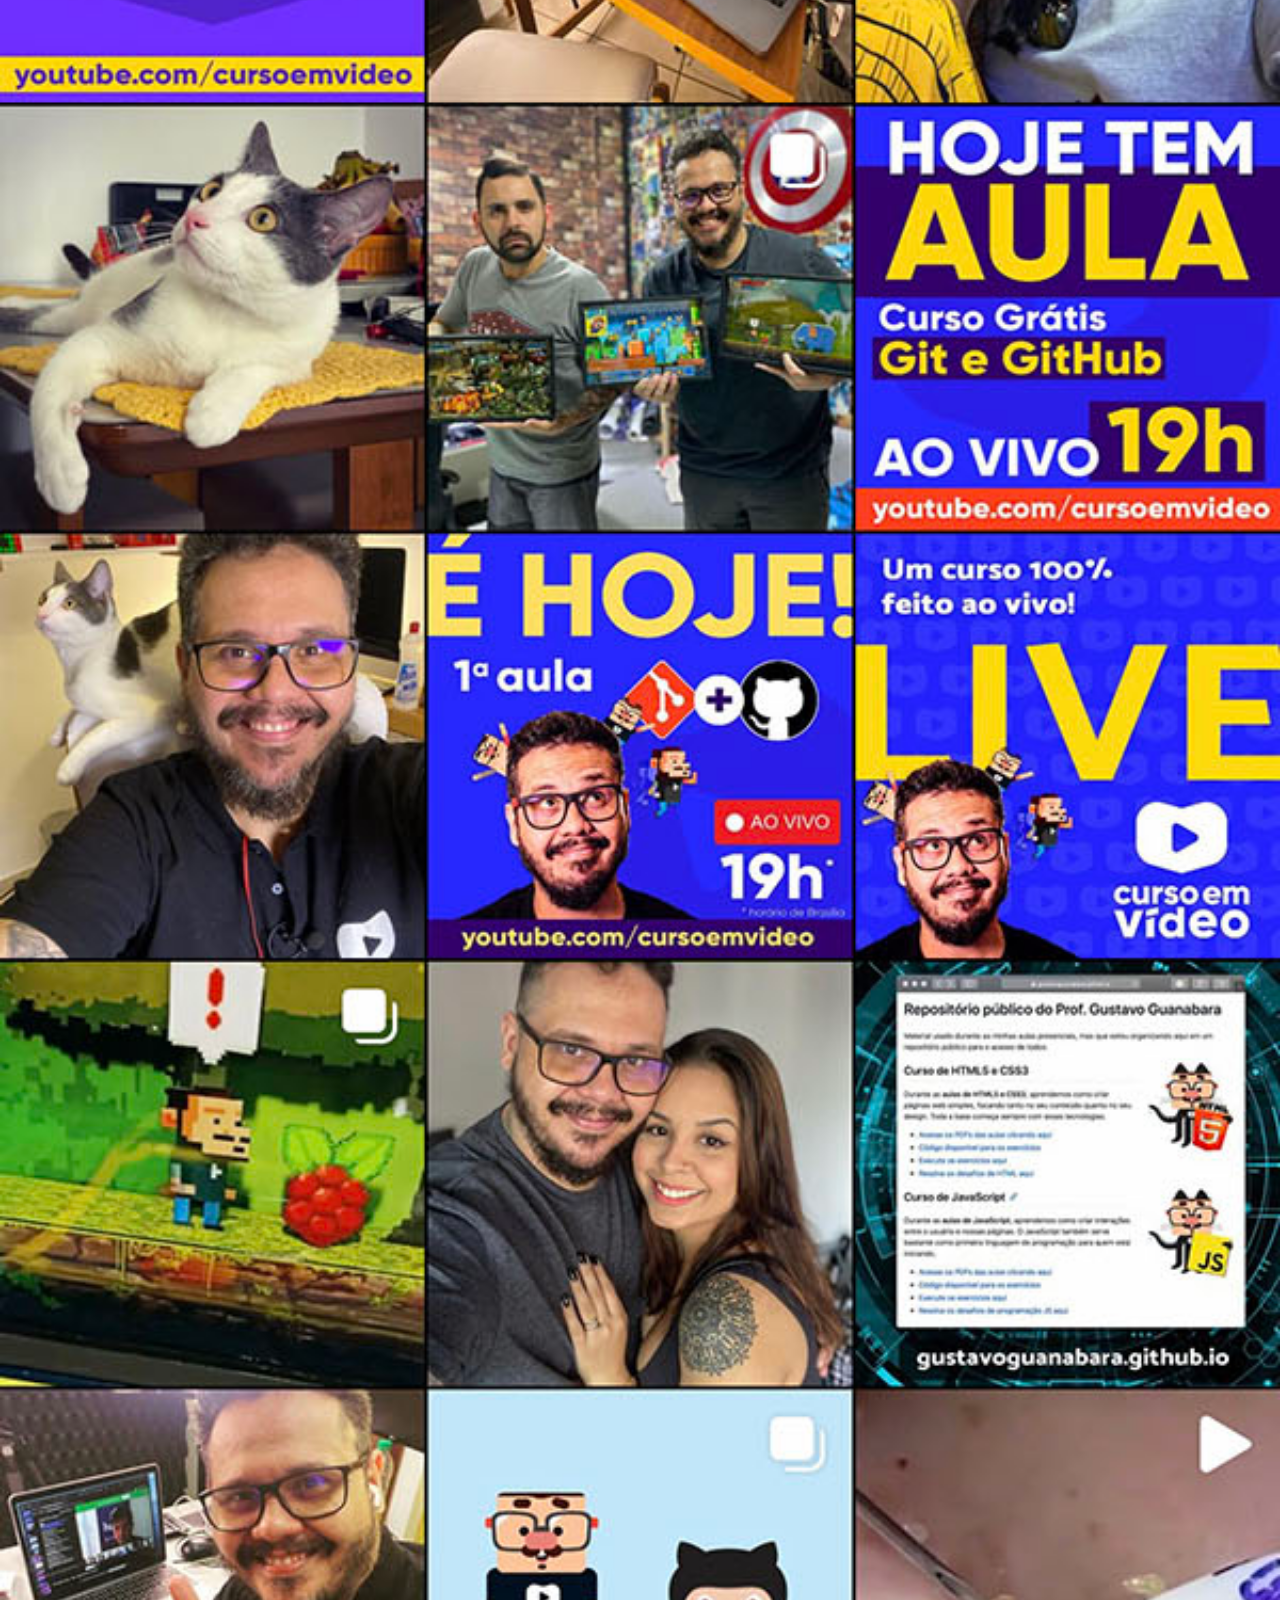
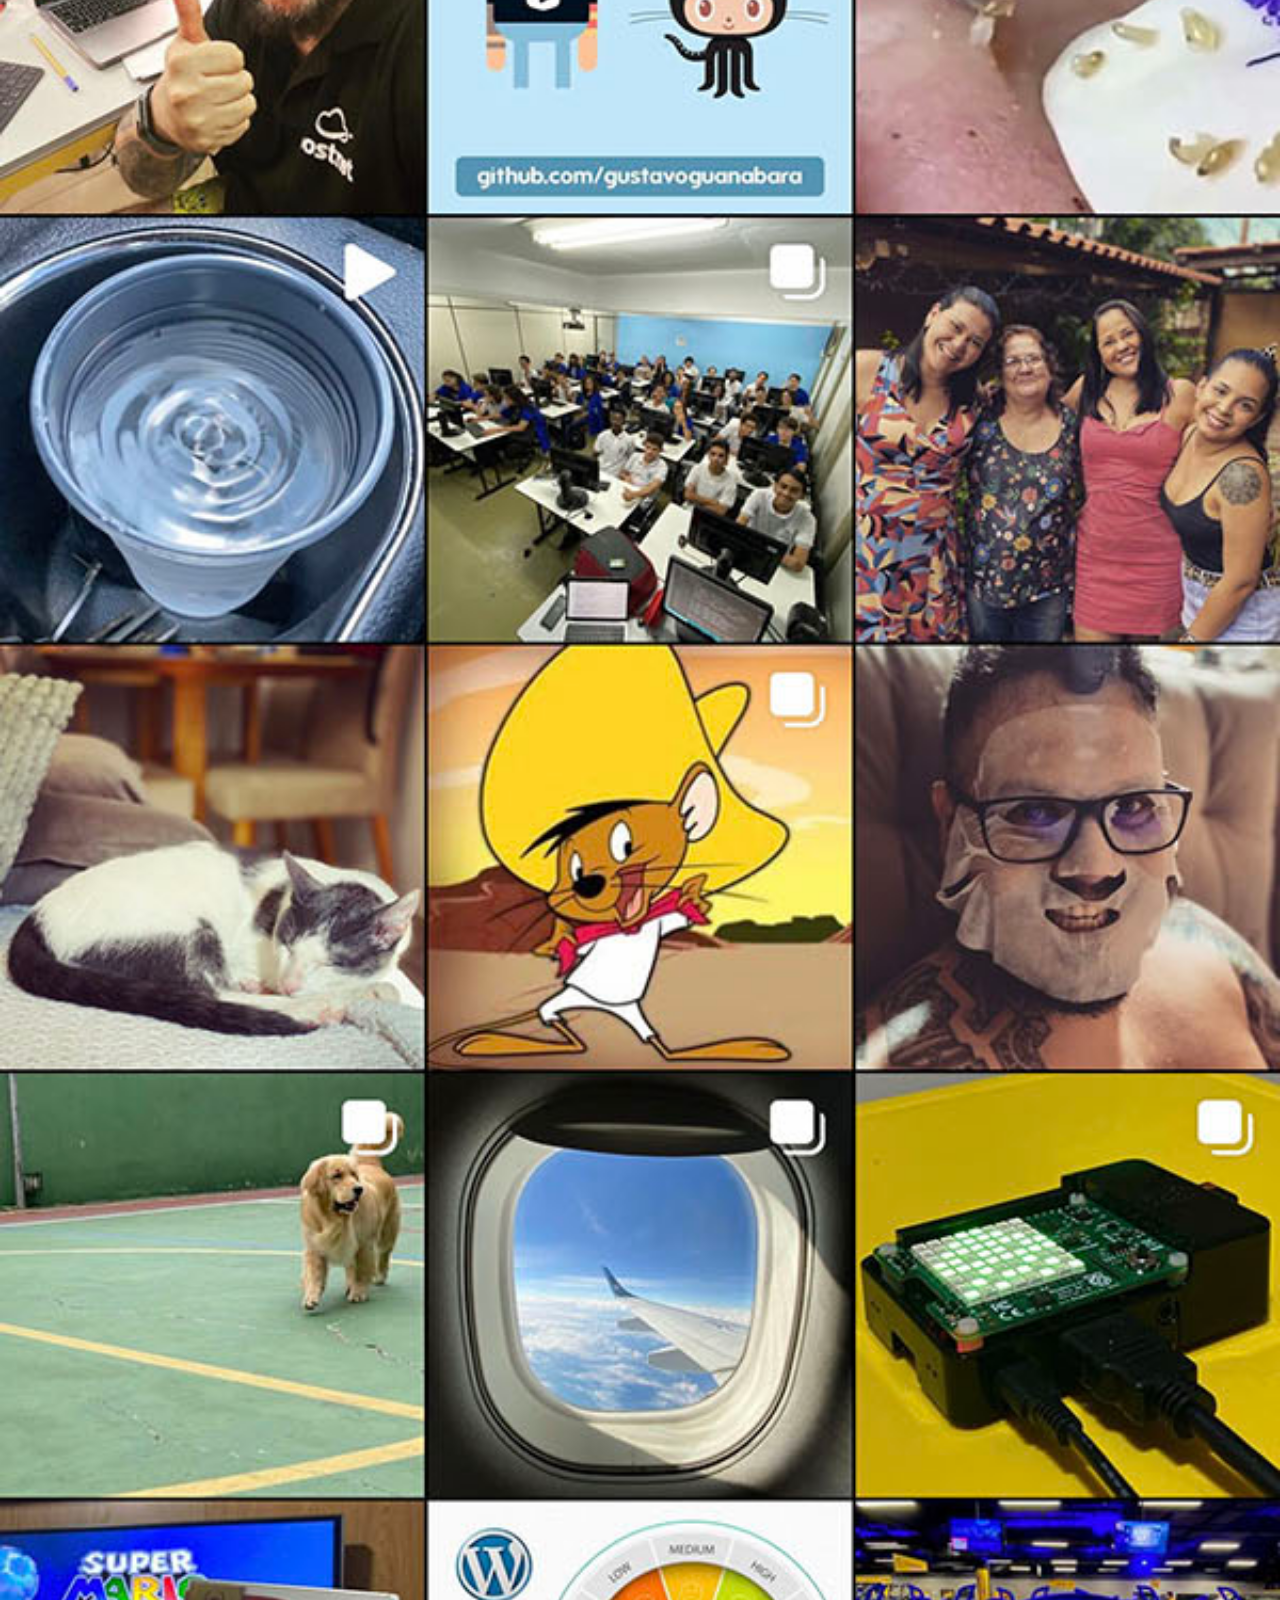
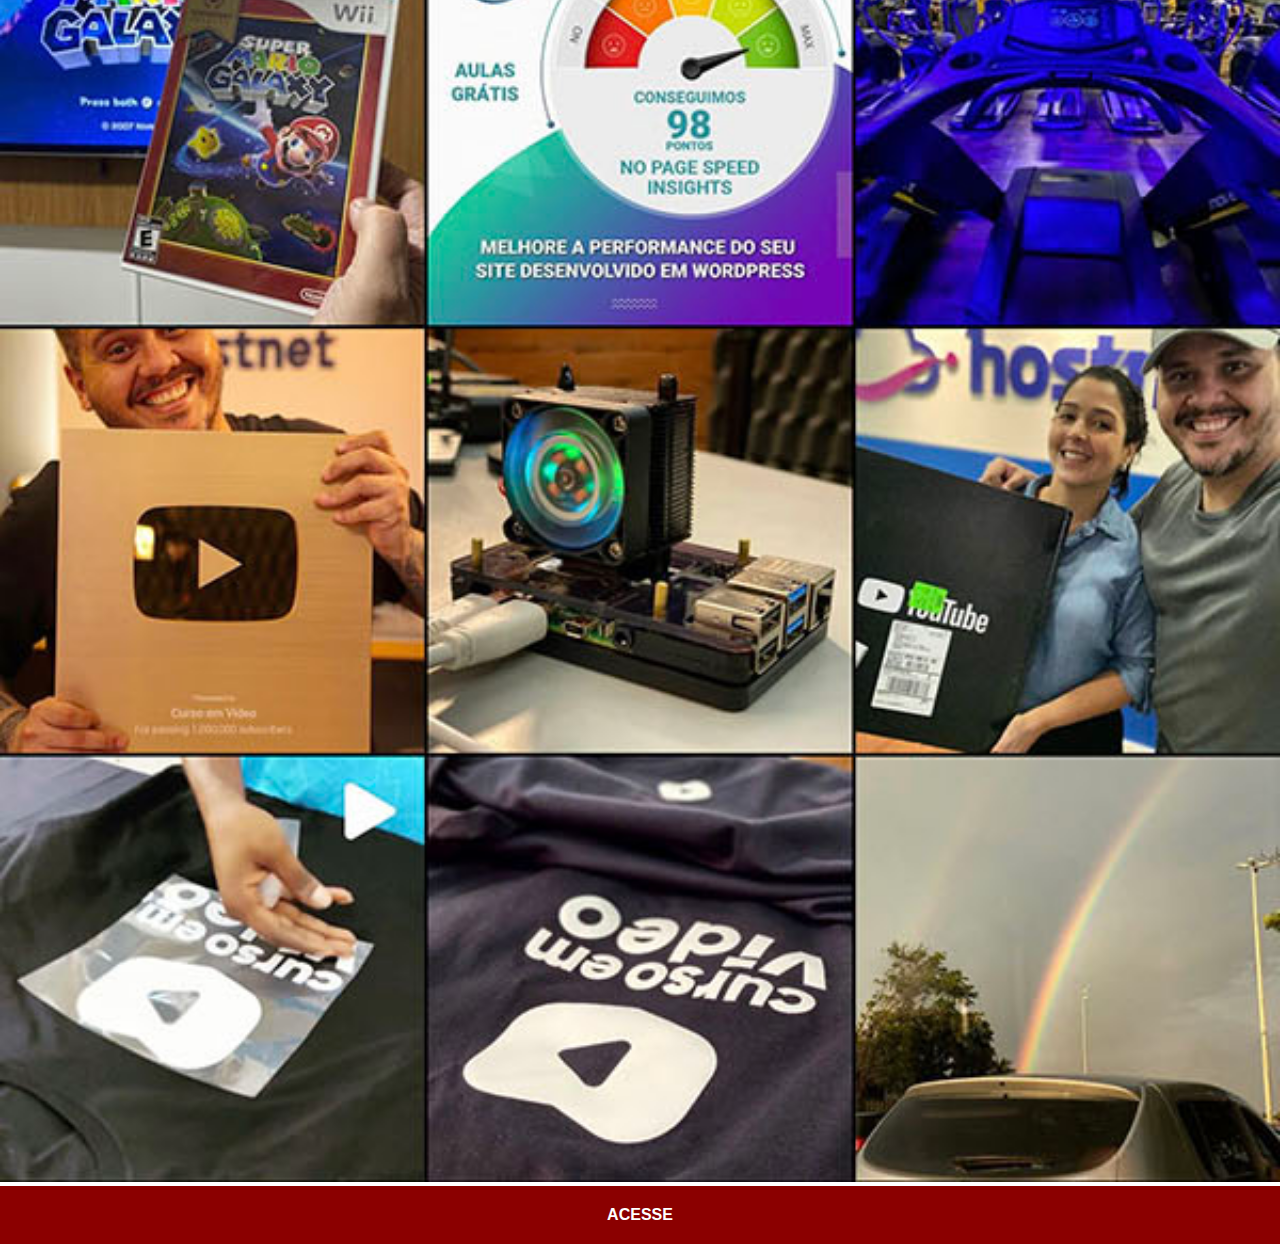
<file: instagram.html>
<!DOCTYPE html>
<html lang="pt-br">
<head>
    <meta charset="UTF-8">
    <meta name="viewport" content="width=device-width, initial-scale=1.0">
    <title>Instagram</title>
    <link rel="stylesheet" href="estilo/social.css">
</head>
<body>
    <img src="imagens/tela-instagram.jpg" alt="Instagram">
    <a href="https://www.instagram.com/" target="_blank">ACESSE</a>
    
</body>
</html>
</file>
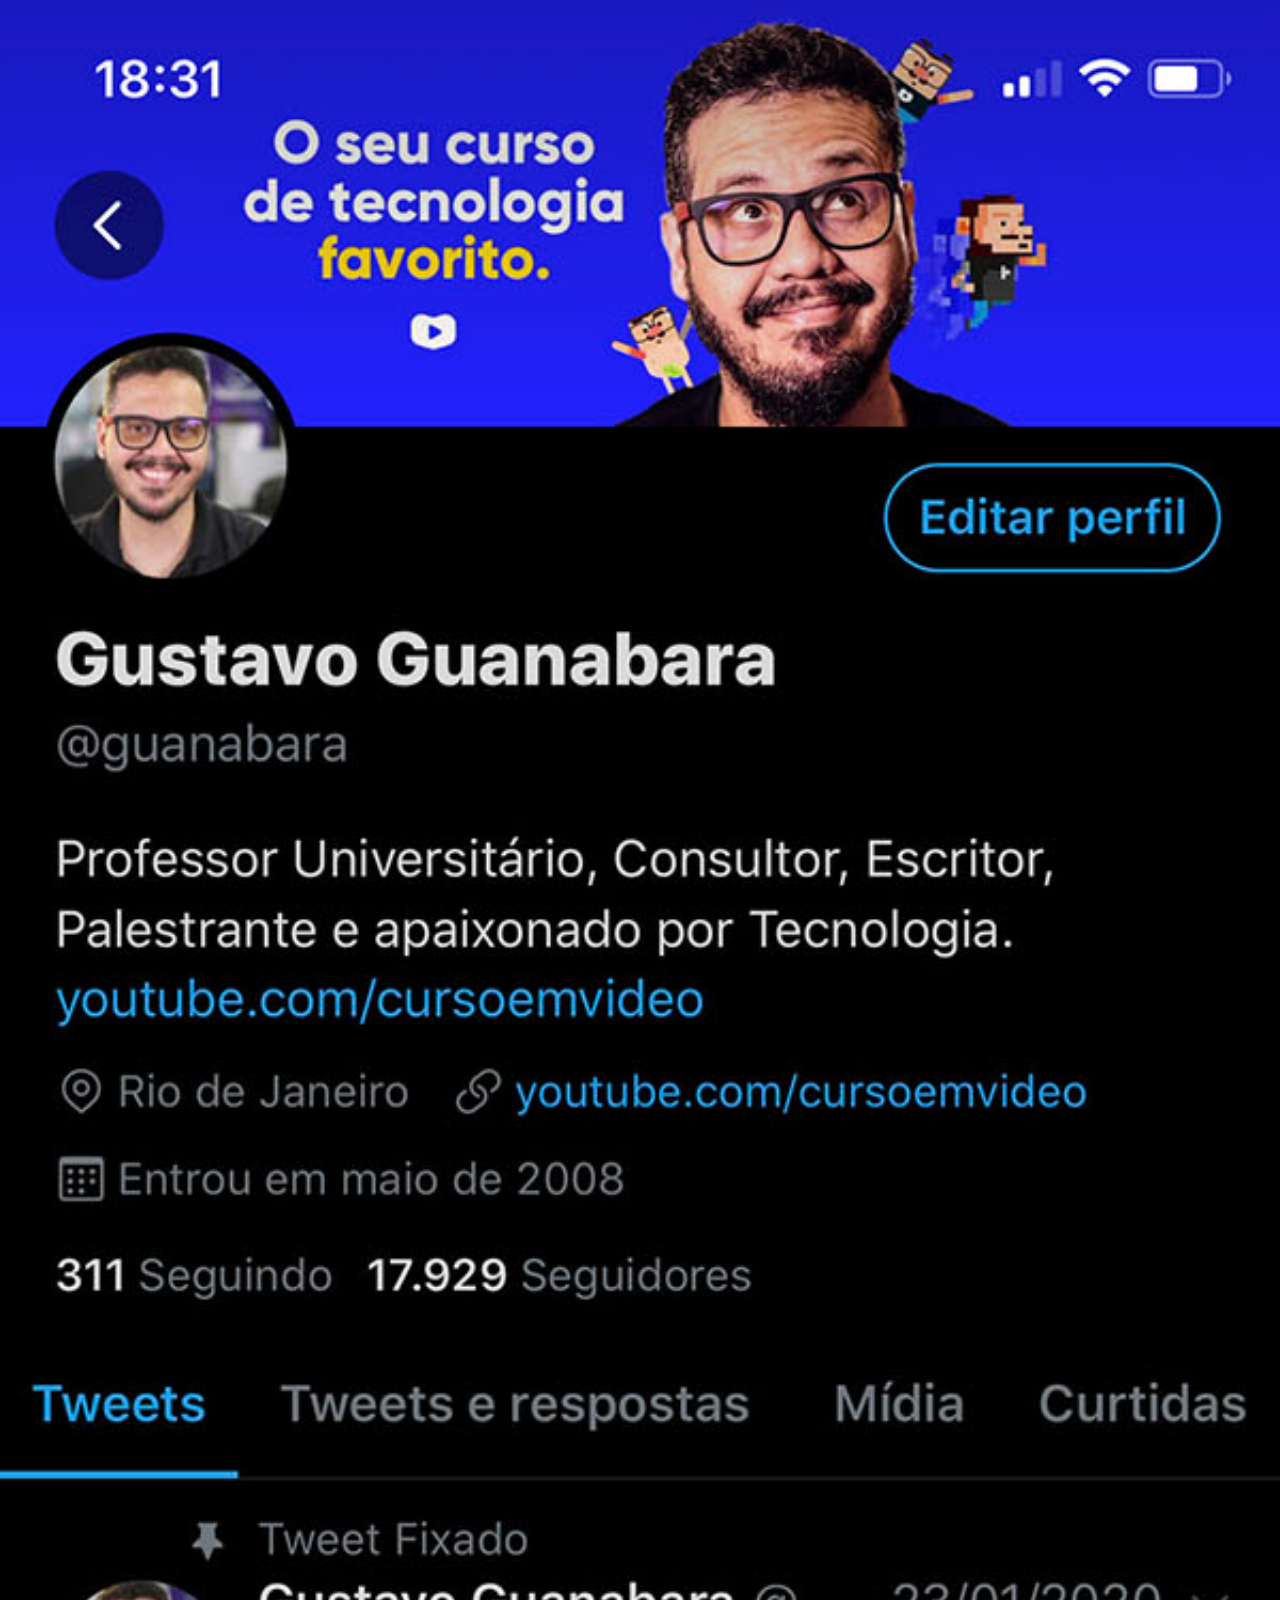
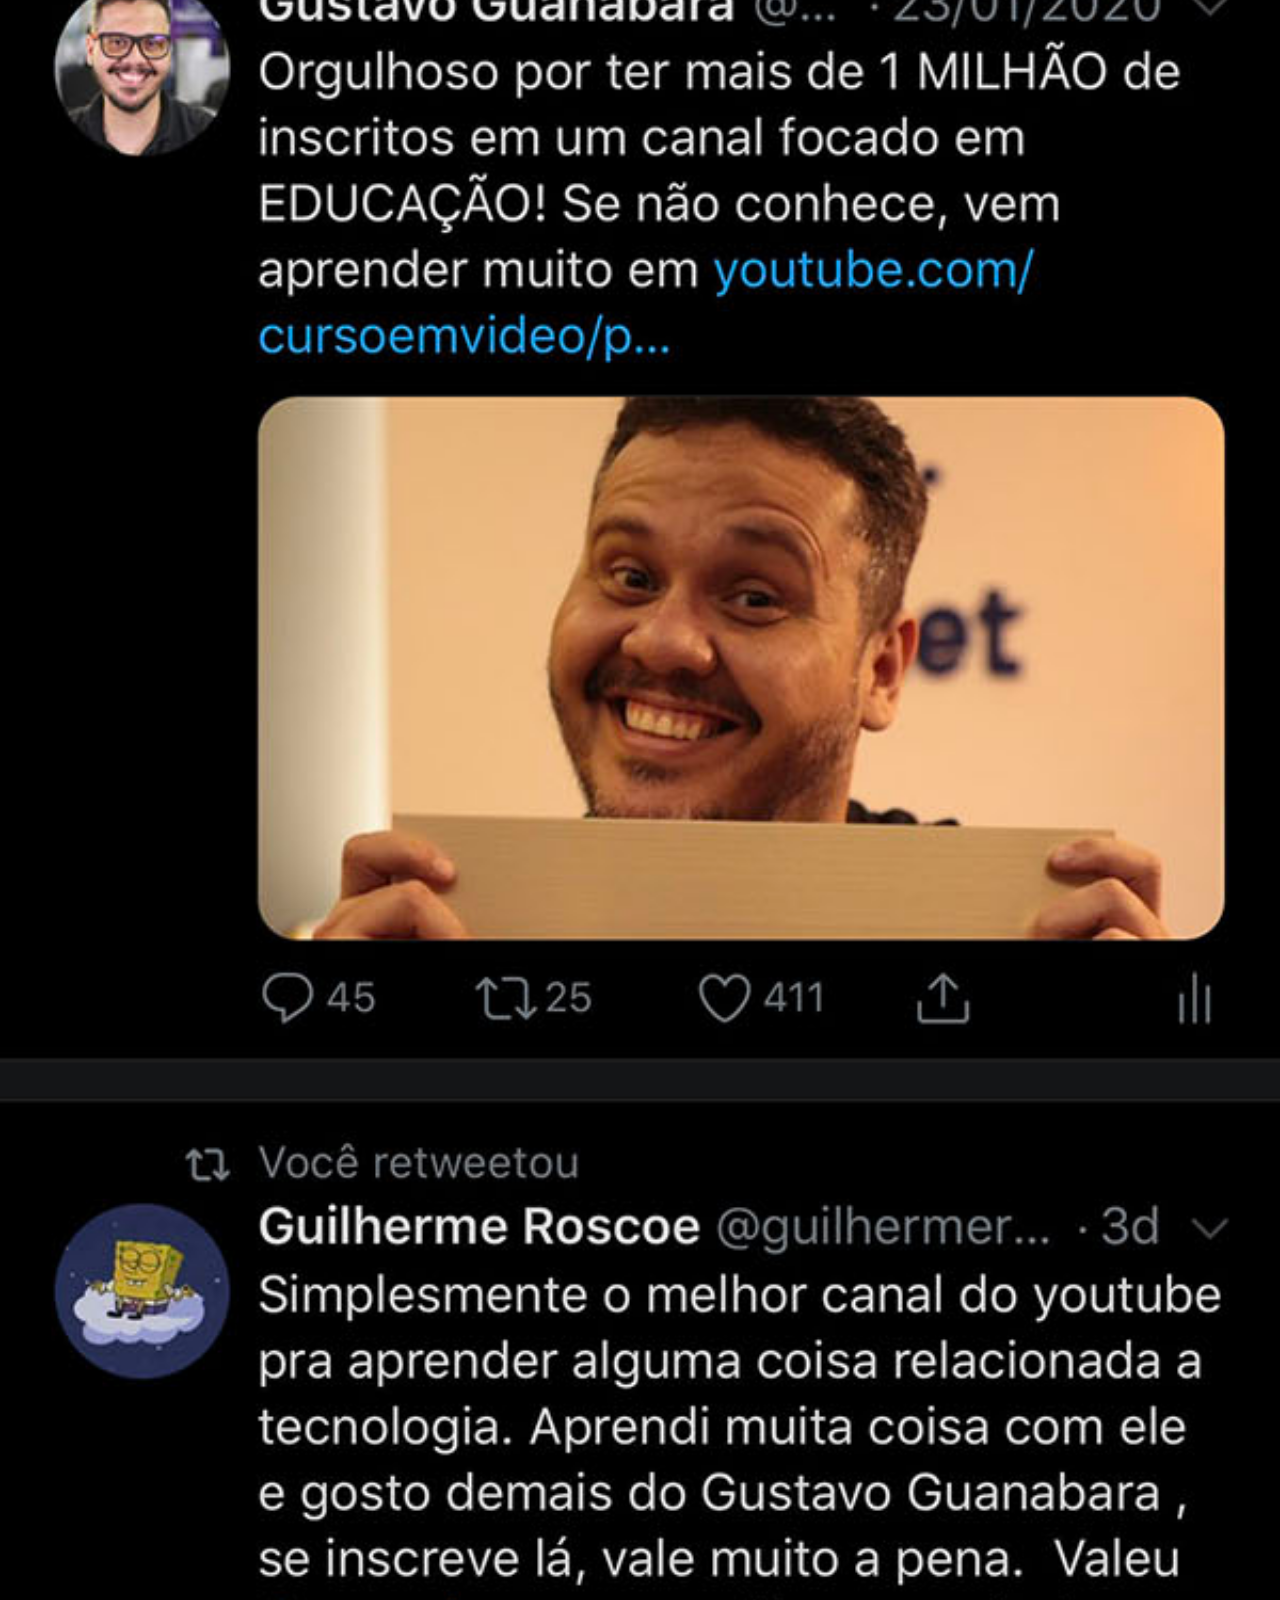
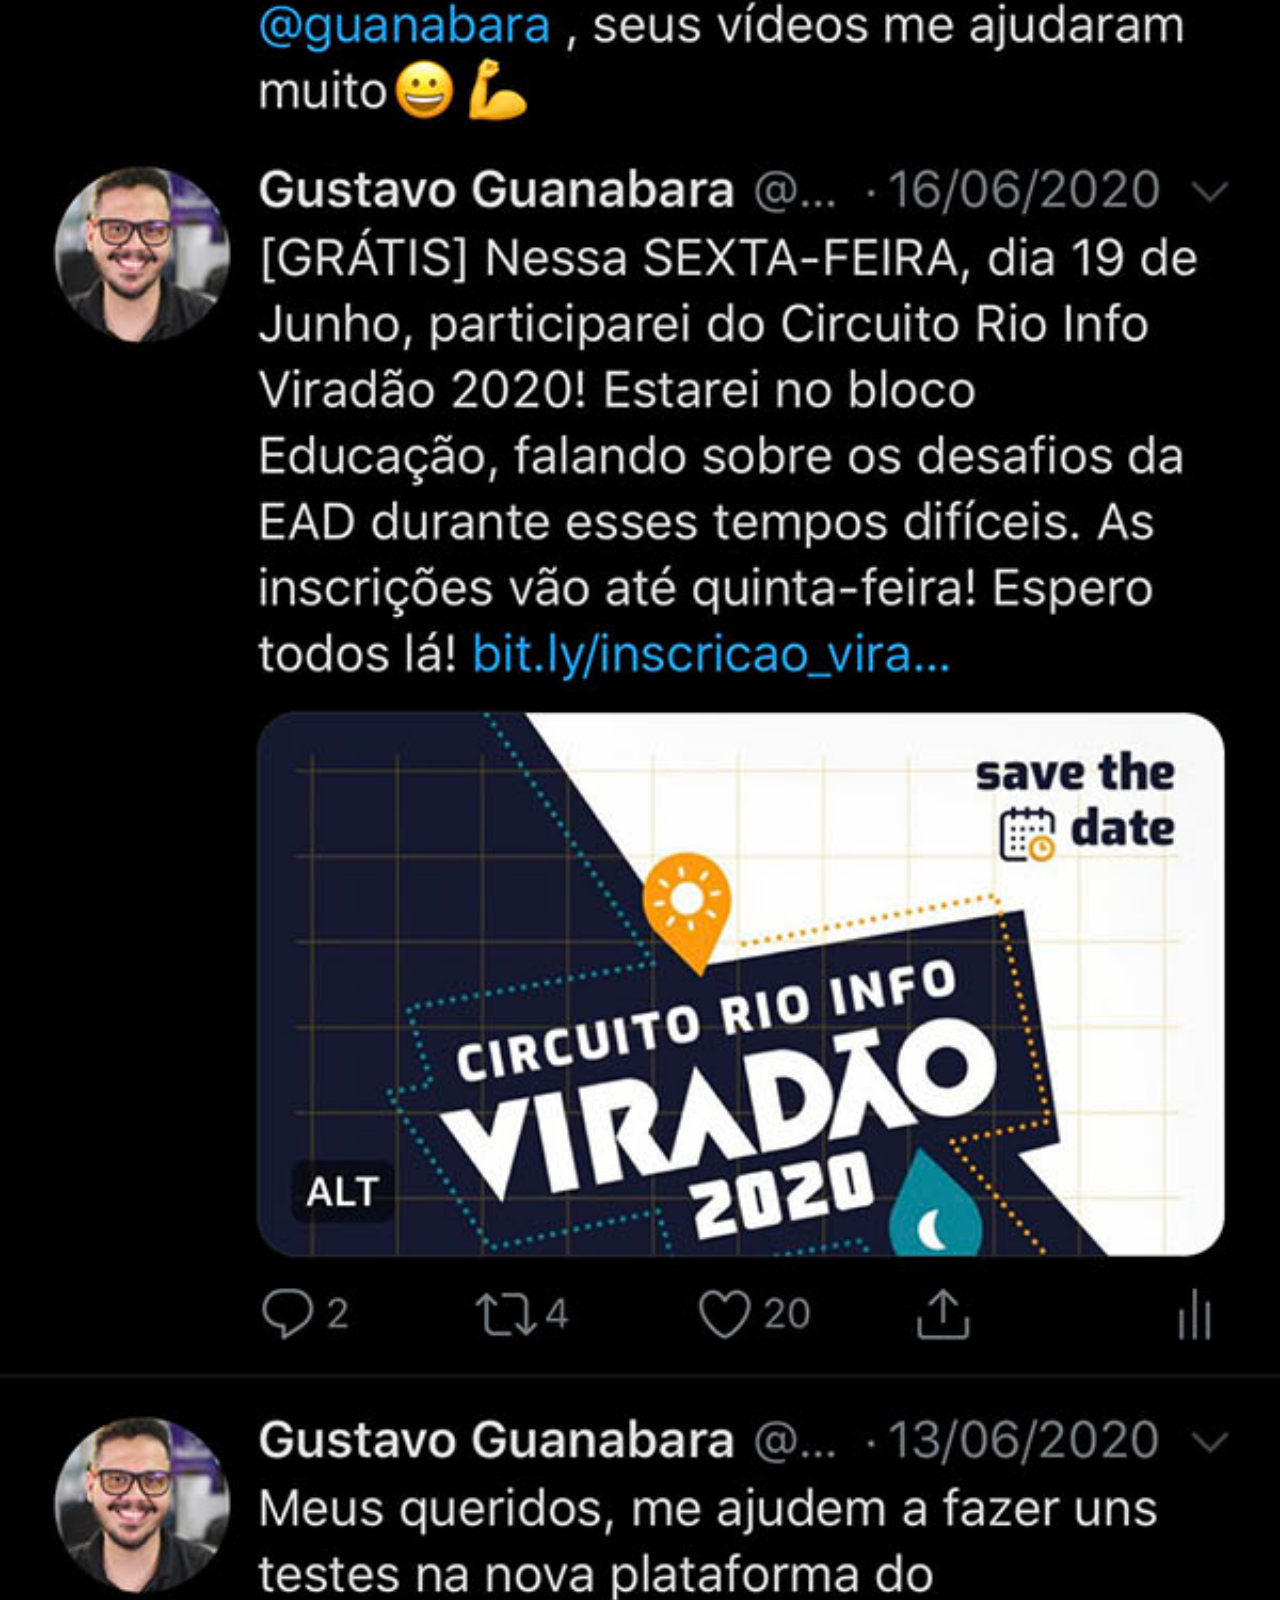
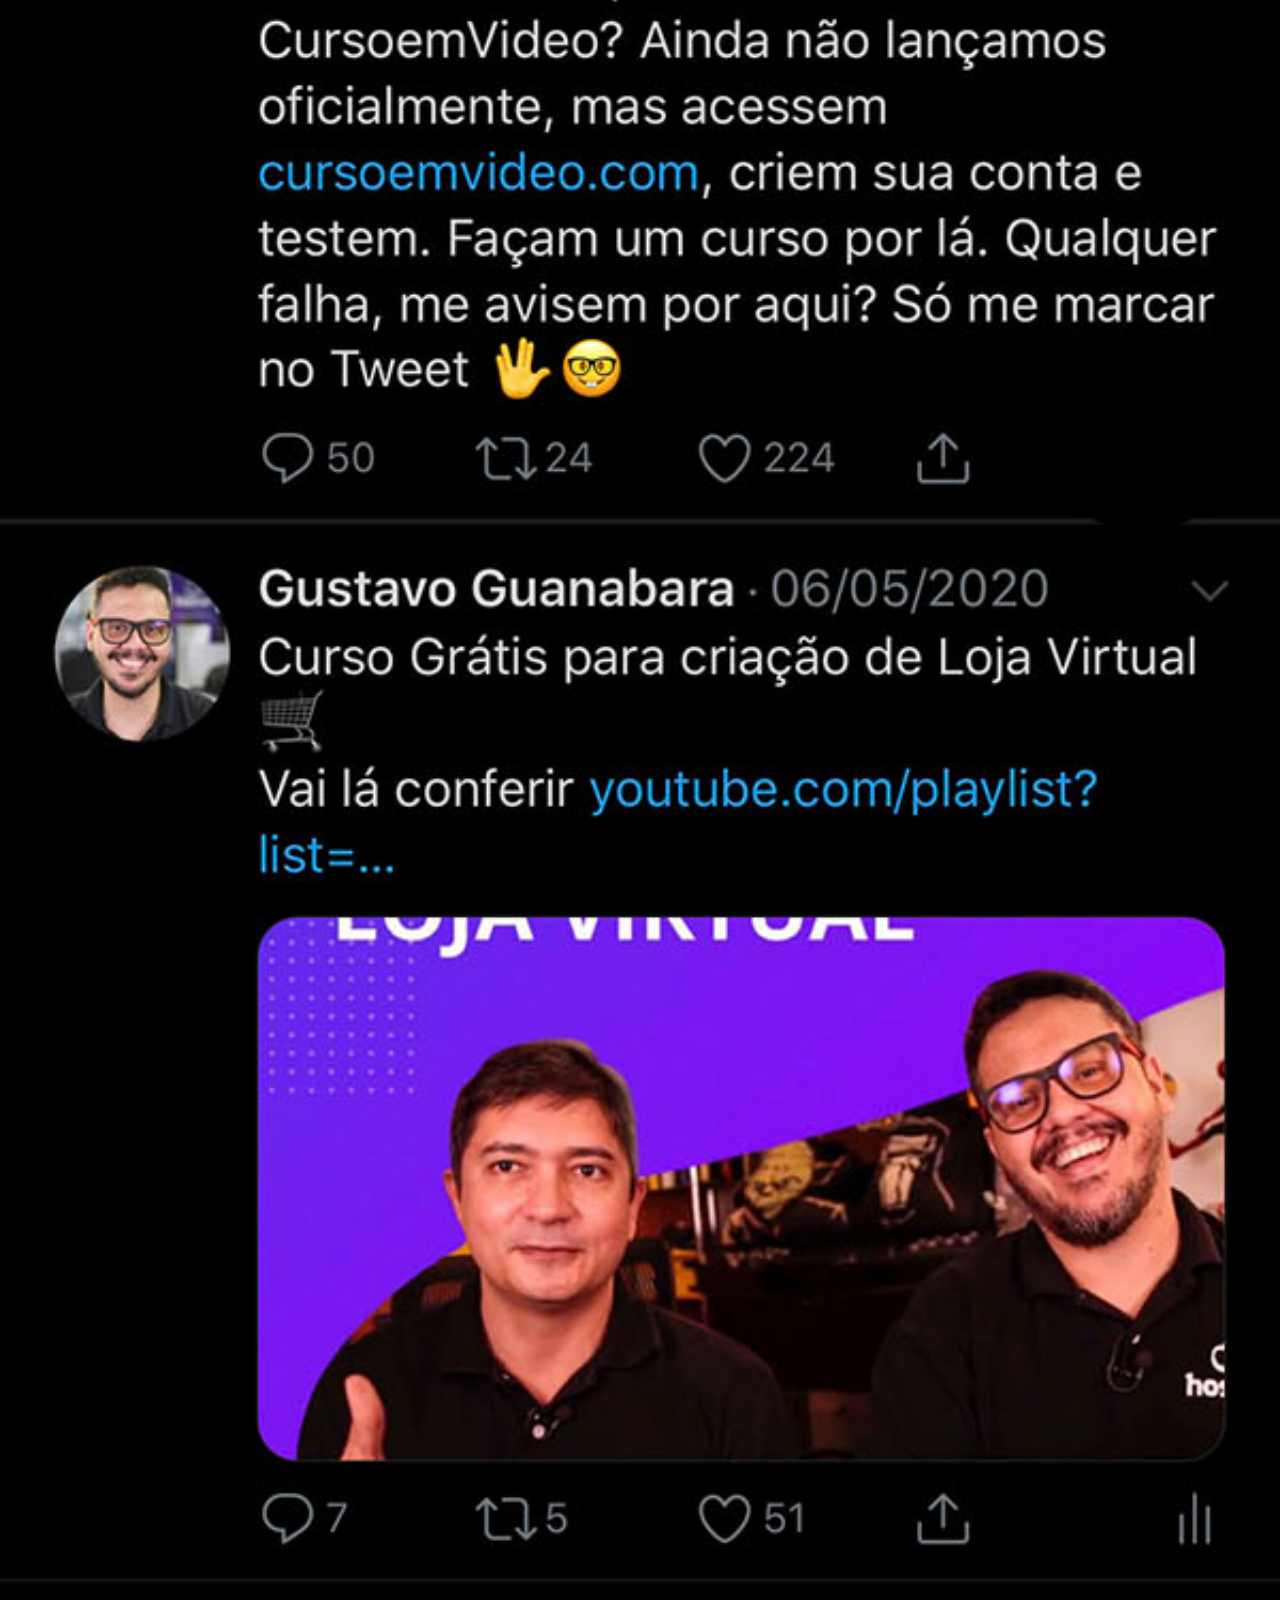
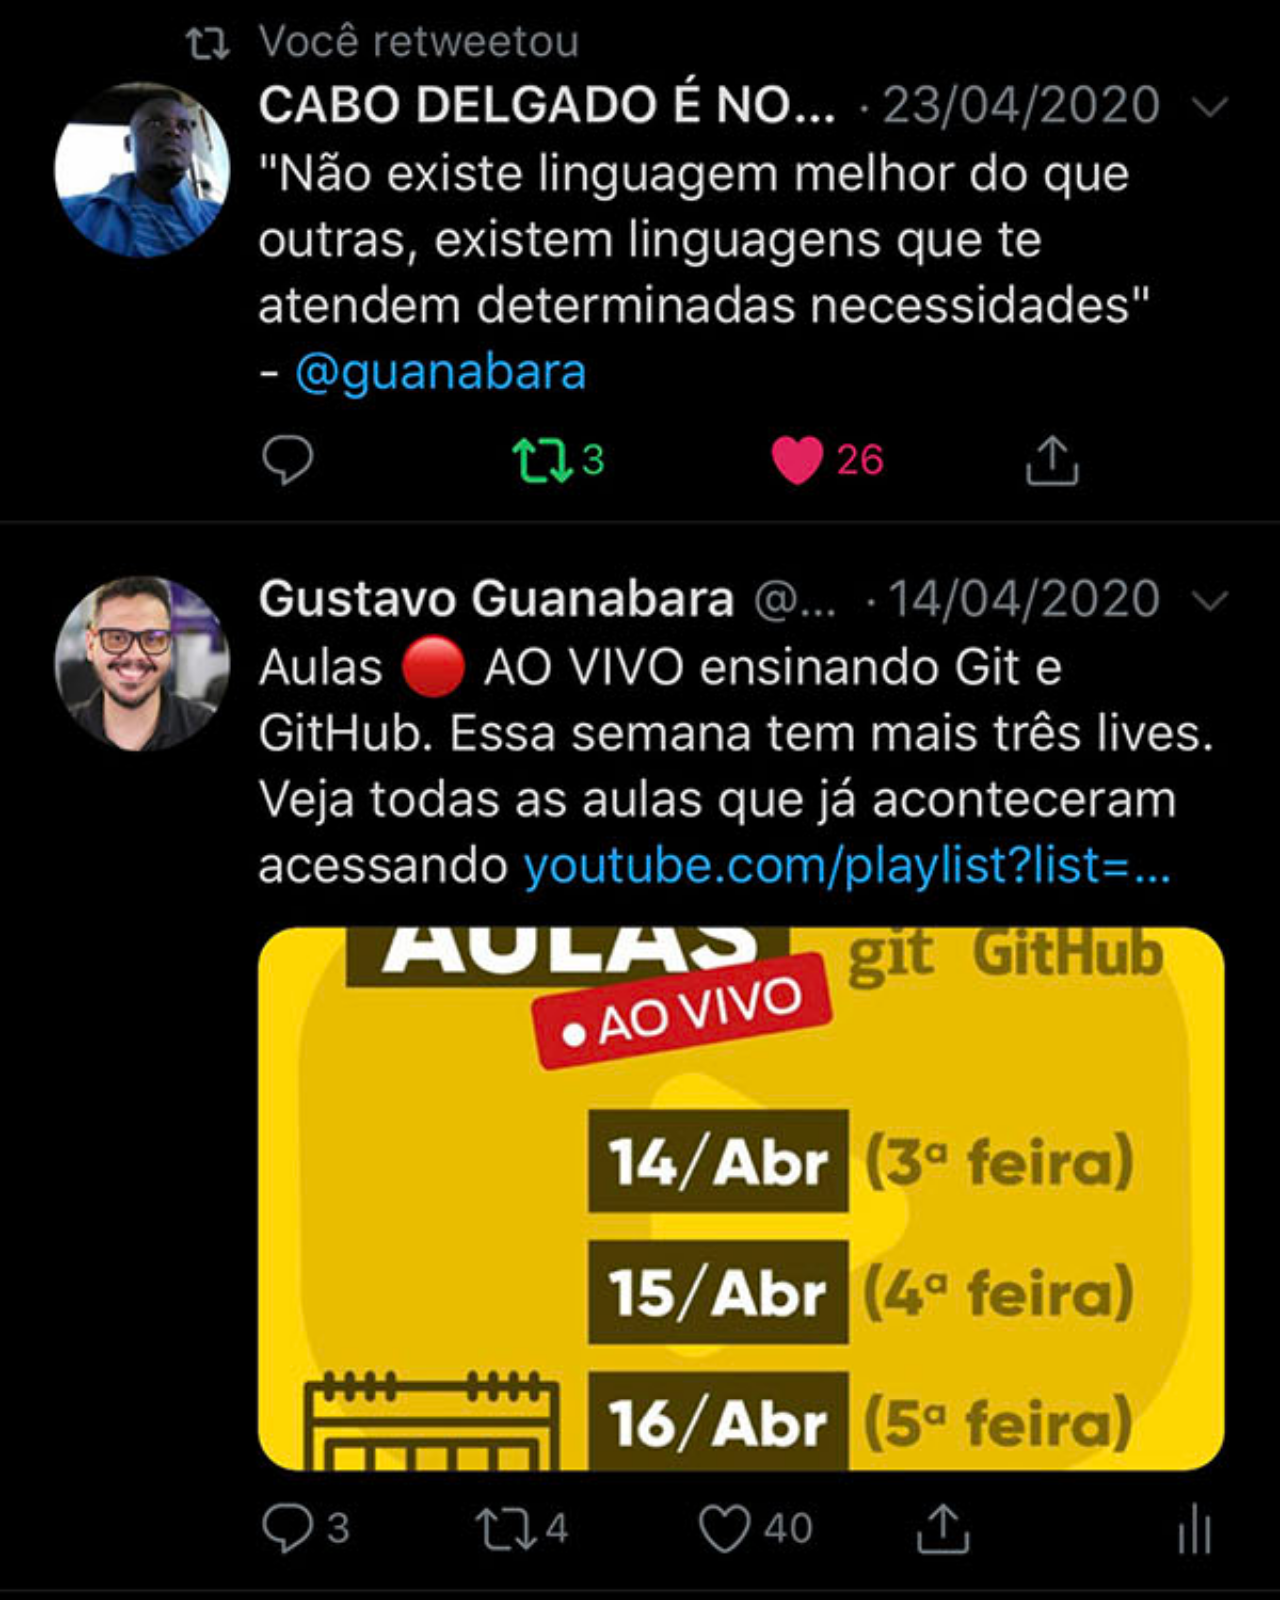
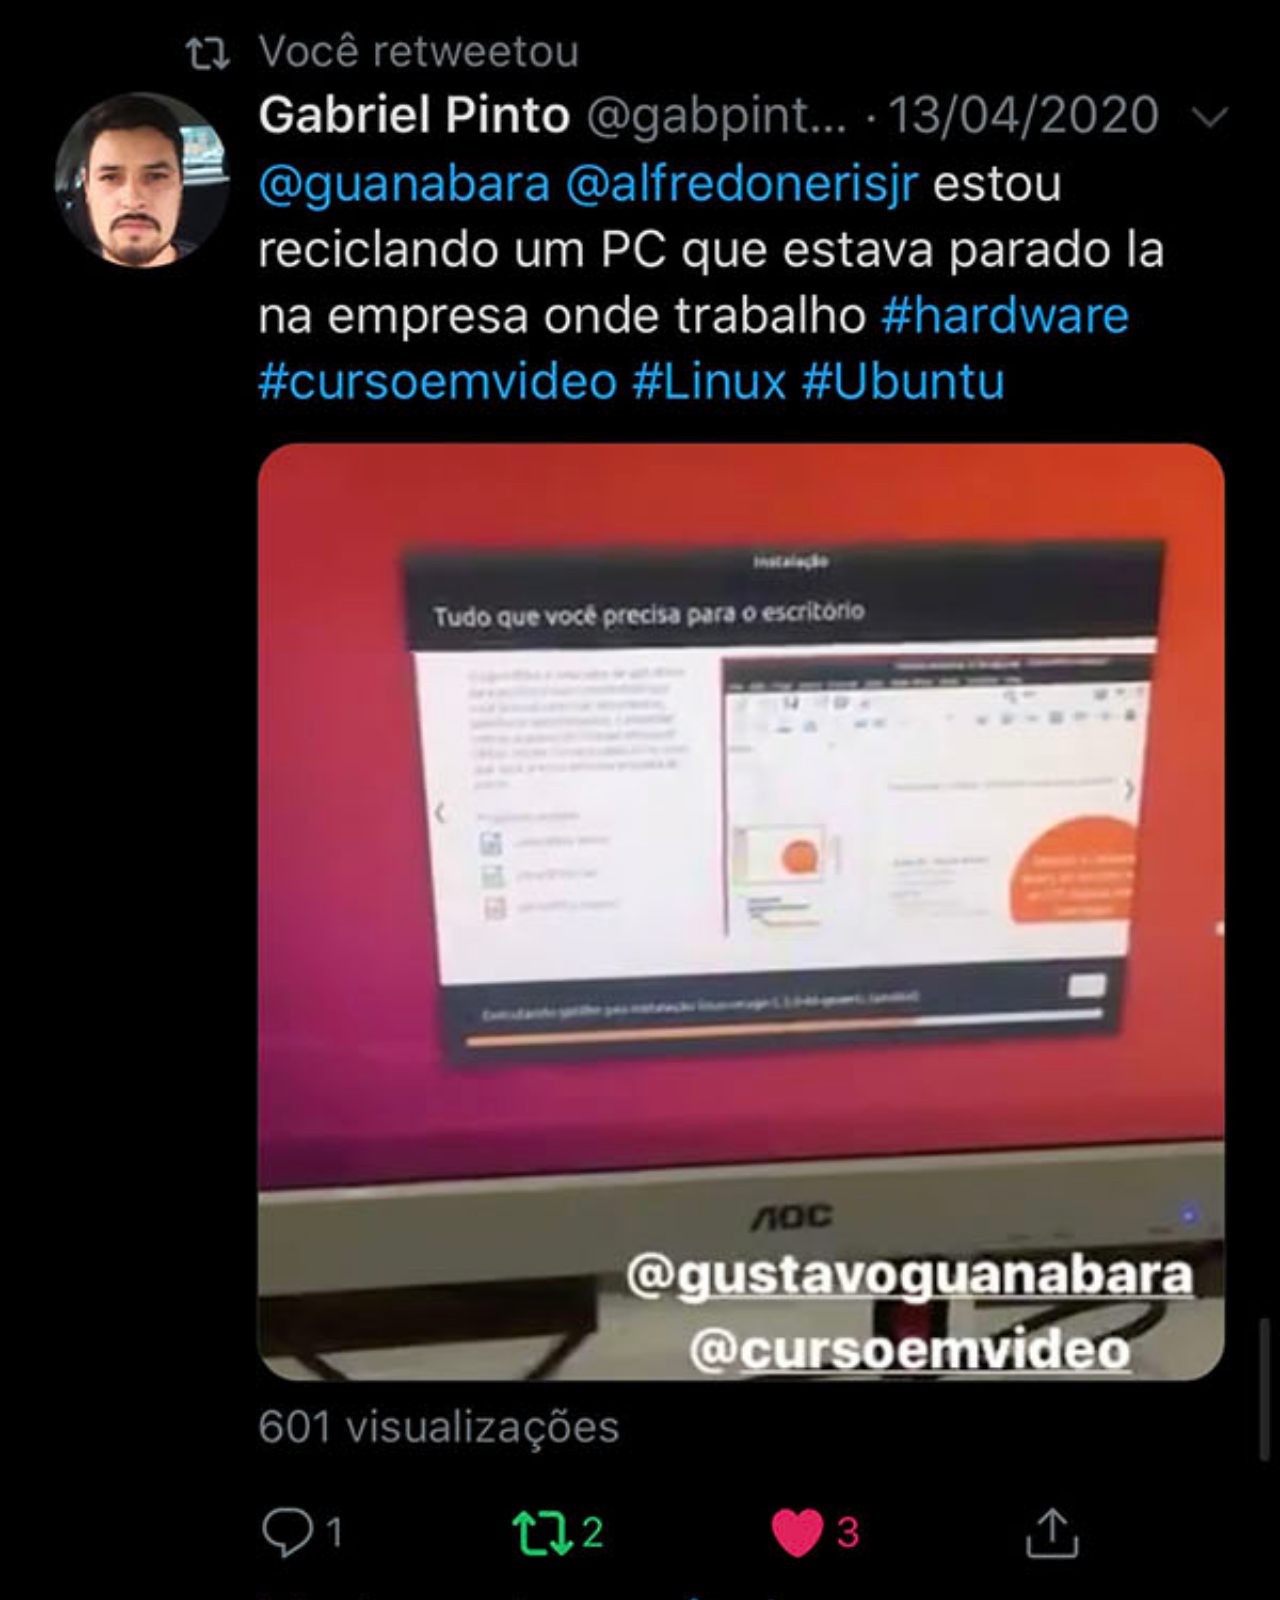
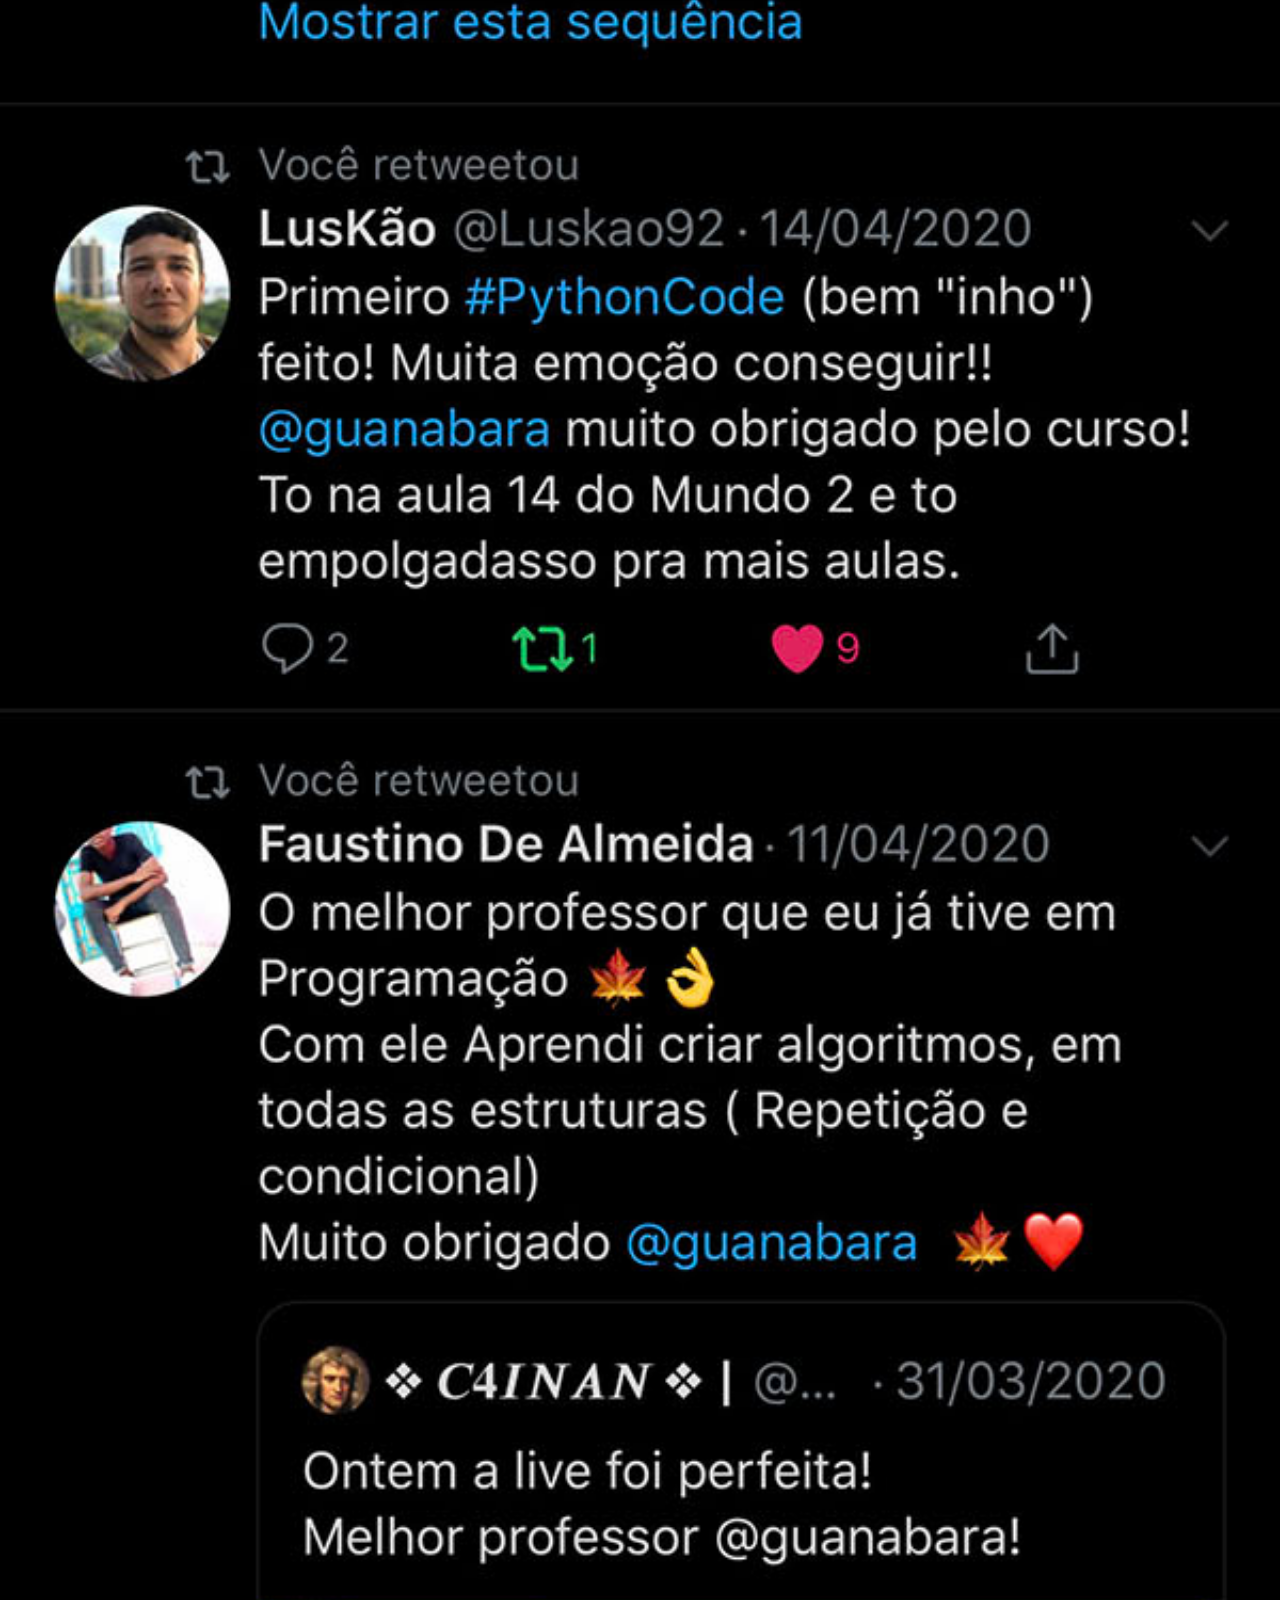
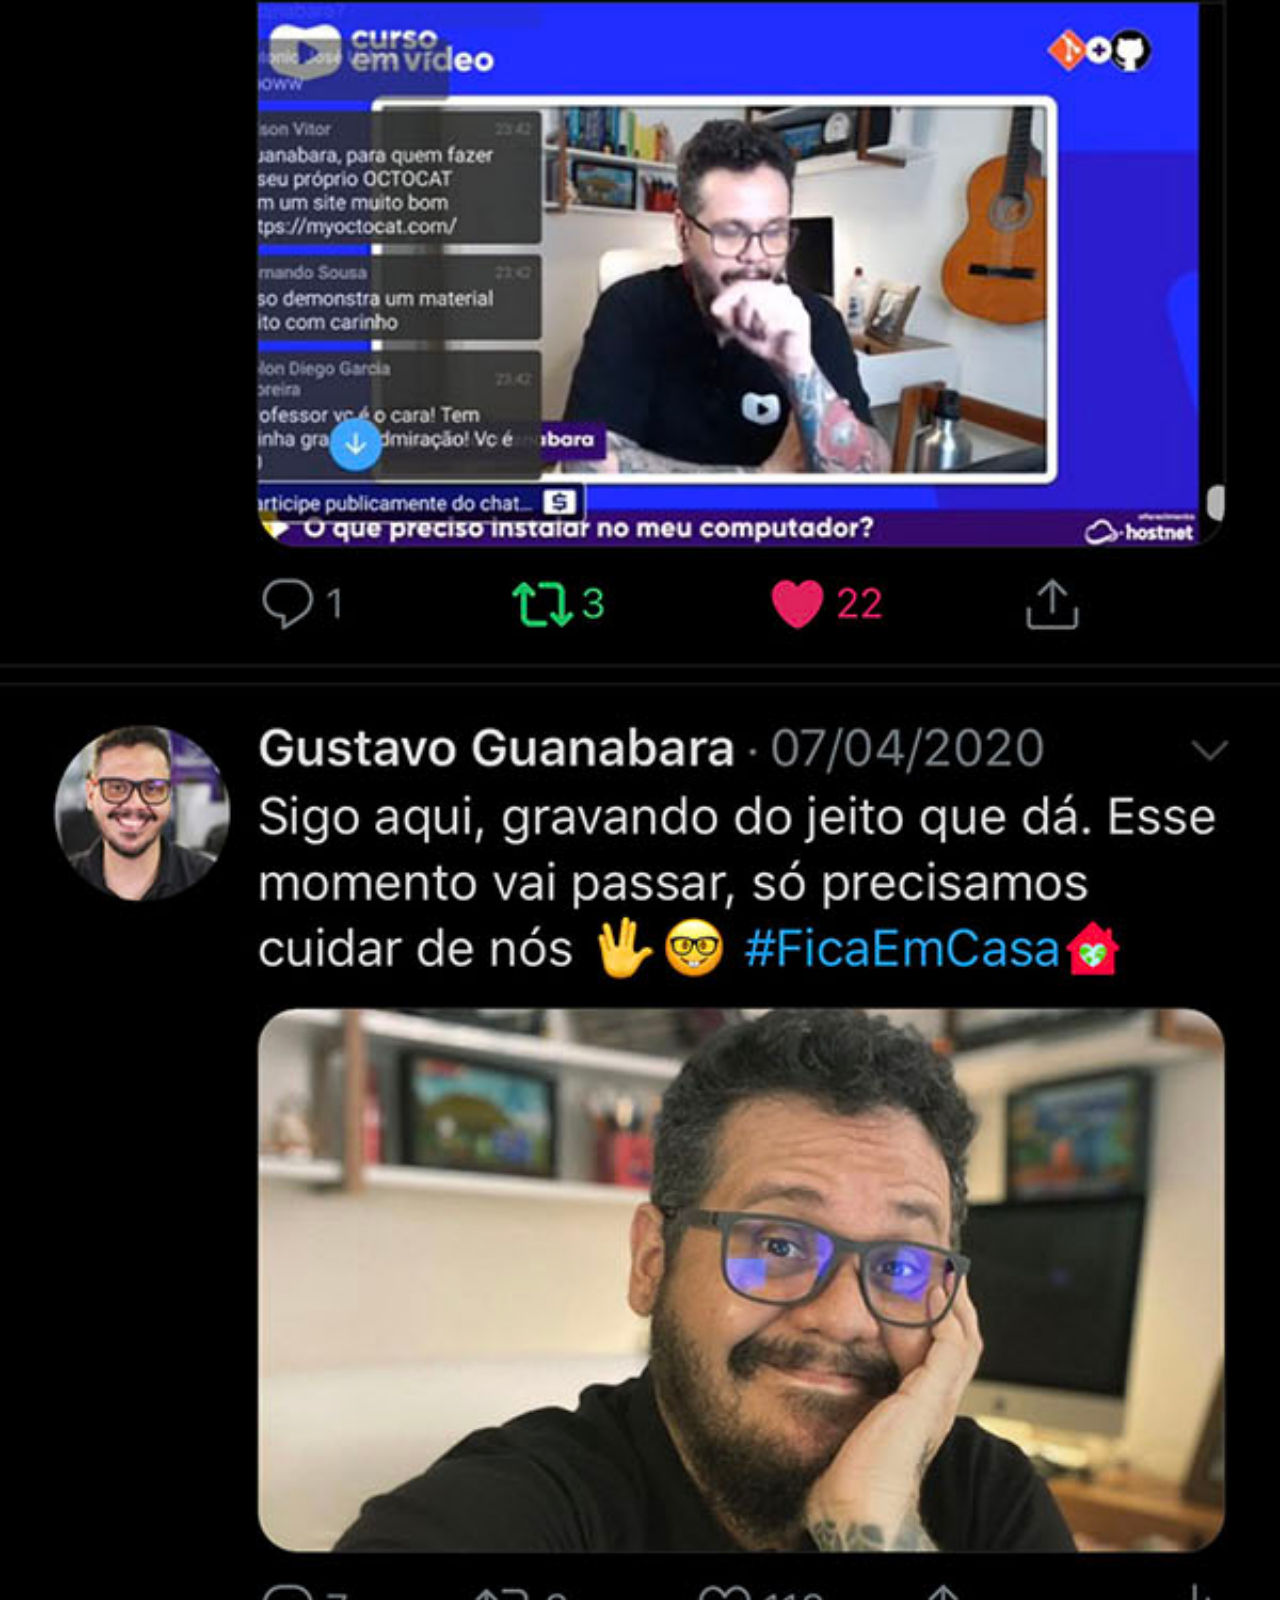
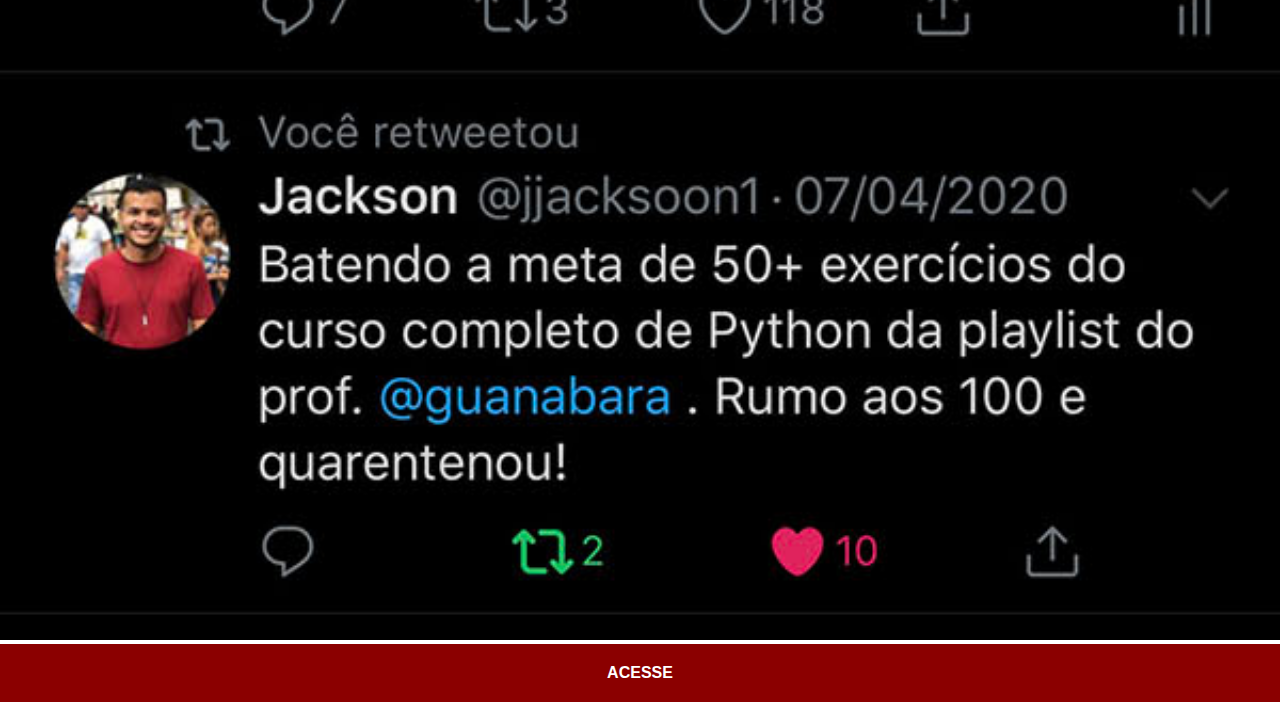
<file: twitter.html>
<!DOCTYPE html>
<html lang="pt-br">
<head>
    <meta charset="UTF-8">
    <meta name="viewport" content="width=device-width, initial-scale=1.0">
    <title>Twitter</title>
    <link rel="stylesheet" href="estilo/social.css">
</head>
<body>
    <img src="imagens/tela-twitter.jpg" alt="Twitter">
    <a href="https://x.com/guanabara" target="_blank">ACESSE</a>
    
</body>
</html>
</file>
<file: estilo/style.css>
@charset "UTF8";

* {
    margin: 0px;
    padding: 0px;
    font-family: Arial, Helvetica, sans-serif;
}

html, body {
    height: 100vh;
    width: 100vw;
    background-color: black;
    background-attachment: fixed;
}

body {
    background: url('../imagens/fundo-madeira.jpg') no-repeat top center;
    background-size: cover;
    
}
main {
    position: relative;
    height: 100vh;
   
    
}

section#telefone {
    position: absolute;
    top: 50%;
    left: 50%;
    transform: translate(-50%, -50%);

    height: 627px;
    width: 311px;
    background: url('../imagens/frame-iphone.png') no-repeat;
}

iframe#tela {
    position: relative;
    top: 80px;
    left: 22px;
    width: 267px;
    height: 471px;
}

section#redes-sociais {
    text-align: right;
}
section#redes-sociais  img {
    width: 50px;
    margin: 10px;
    border-radius: 50%;
    box-shadow: 2px 2px 5px rgba(0, 0, 0, 0.400);
    box-sizing: border-box;
}

section#redes-sociais img:hover {
    border: 2px solid rgba(255, 255, 255, 0.612);
    transform: translate(-3px, -3px);
    box-shadow: 5px 5px 10px rgba(0, 0, 0, 0.619);
    transition: transform 0.5s, border 1s ;
}
</file>
<file: estilo/social.css>
@charset "UTF-8";

* {
    margin: 0px;
    padding: 0px;
    font-family: Arial, Helvetica, sans-serif;
}

::-webkit-scrollbar {
    width: 0px;
    height: 0px;
}
img {
    width: 100vw;
}


a {
    display: block;
    background-color: darkred;
    color: white;
    padding: 20px;
    text-align: center;
    font-weight: bolder;
    text-decoration: none;
}

a:hover {
    background-color: red;
}e
</file>
